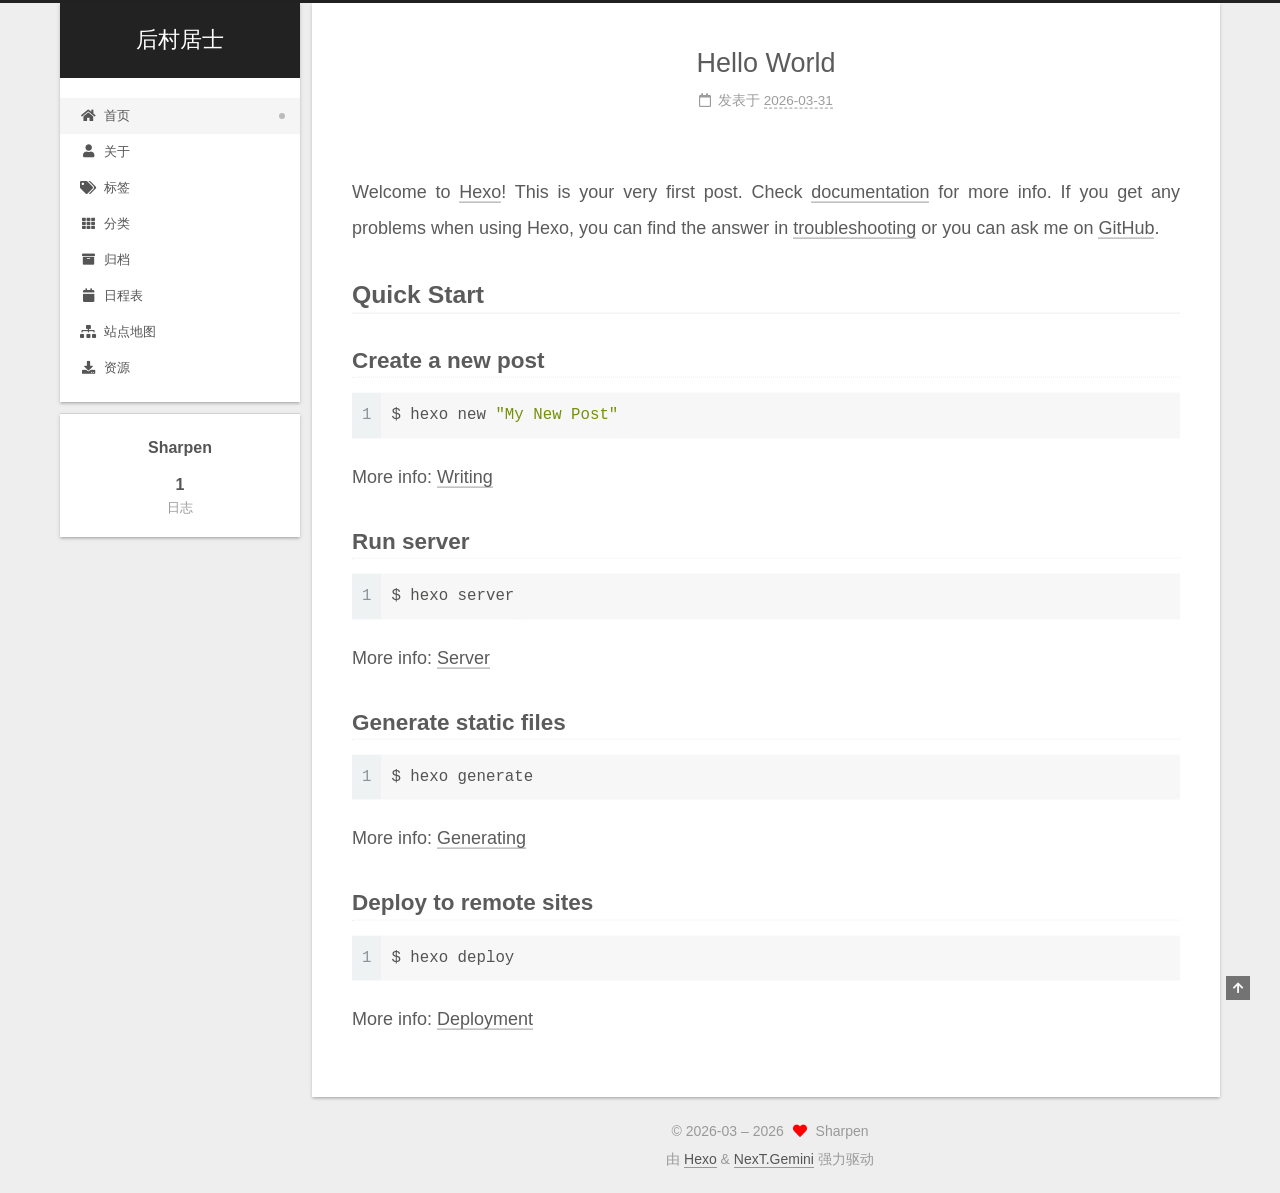
<file: index.html>
<!DOCTYPE html>
<html lang="zh-CN">
<head>
  <meta charset="UTF-8">
<meta name="viewport" content="width=device-width, initial-scale=1, maximum-scale=2">
<meta name="theme-color" content="#222">
<meta name="generator" content="Hexo 8.1.1">
  <link rel="apple-touch-icon" sizes="180x180" href="/images/apple-touch-icon-next.png">
  <link rel="icon" type="image/png" sizes="32x32" href="/images/favicon-32x32-next.png">
  <link rel="icon" type="image/png" sizes="16x16" href="/images/favicon-16x16-next.png">
  <link rel="mask-icon" href="/images/logo.svg" color="#222">

<link rel="stylesheet" href="/css/main.css">


<link rel="stylesheet" href="/lib/font-awesome/css/all.min.css">

<script id="hexo-configurations">
    var NexT = window.NexT || {};
    var CONFIG = {"hostname":"example.com","root":"/","scheme":"Gemini","version":"7.8.0","exturl":false,"sidebar":{"position":"left","display":"post","padding":18,"offset":12,"onmobile":false},"copycode":{"enable":false,"show_result":false,"style":null},"back2top":{"enable":true,"sidebar":false,"scrollpercent":false},"bookmark":{"enable":false,"color":"#222","save":"auto"},"fancybox":false,"mediumzoom":false,"lazyload":false,"pangu":false,"comments":{"style":"tabs","active":null,"storage":true,"lazyload":false,"nav":null},"algolia":{"hits":{"per_page":10},"labels":{"input_placeholder":"Search for Posts","hits_empty":"We didn't find any results for the search: ${query}","hits_stats":"${hits} results found in ${time} ms"}},"localsearch":{"enable":false,"trigger":"auto","top_n_per_article":1,"unescape":false,"preload":false},"motion":{"enable":true,"async":false,"transition":{"post_block":"fadeIn","post_header":"slideDownIn","post_body":"slideDownIn","coll_header":"slideLeftIn","sidebar":"slideUpIn"}}};
  </script>

  <meta property="og:type" content="website">
<meta property="og:title" content="后村居士">
<meta property="og:url" content="http://example.com/index.html">
<meta property="og:site_name" content="后村居士">
<meta property="og:locale" content="zh_CN">
<meta property="article:author" content="Sharpen">
<meta name="twitter:card" content="summary">

<link rel="canonical" href="http://example.com/">


<script id="page-configurations">
  // https://hexo.io/docs/variables.html
  CONFIG.page = {
    sidebar: "",
    isHome : true,
    isPost : false,
    lang   : 'zh-CN'
  };
</script>

  <title>后村居士</title>
  






  <noscript>
  <style>
  .use-motion .brand,
  .use-motion .menu-item,
  .sidebar-inner,
  .use-motion .post-block,
  .use-motion .pagination,
  .use-motion .comments,
  .use-motion .post-header,
  .use-motion .post-body,
  .use-motion .collection-header { opacity: initial; }

  .use-motion .site-title,
  .use-motion .site-subtitle {
    opacity: initial;
    top: initial;
  }

  .use-motion .logo-line-before i { left: initial; }
  .use-motion .logo-line-after i { right: initial; }
  </style>
</noscript>

</head>

<body itemscope itemtype="http://schema.org/WebPage">
  <div class="container use-motion">
    <div class="headband"></div>

    <header class="header" itemscope itemtype="http://schema.org/WPHeader">
      <div class="header-inner"><div class="site-brand-container">
  <div class="site-nav-toggle">
    <div class="toggle" aria-label="切换导航栏">
      <span class="toggle-line toggle-line-first"></span>
      <span class="toggle-line toggle-line-middle"></span>
      <span class="toggle-line toggle-line-last"></span>
    </div>
  </div>

  <div class="site-meta">

    <a href="/" class="brand" rel="start">
      <span class="logo-line-before"><i></i></span>
      <h1 class="site-title">后村居士</h1>
      <span class="logo-line-after"><i></i></span>
    </a>
  </div>

  <div class="site-nav-right">
    <div class="toggle popup-trigger">
    </div>
  </div>
</div>




<nav class="site-nav">
  <ul id="menu" class="main-menu menu">
        <li class="menu-item menu-item-home">

    <a href="/" rel="section"><i class="fa fa-home fa-fw"></i>首页</a>

  </li>
        <li class="menu-item menu-item-about">

    <a href="/about/" rel="section"><i class="fa fa-user fa-fw"></i>关于</a>

  </li>
        <li class="menu-item menu-item-tags">

    <a href="/tags/" rel="section"><i class="fa fa-tags fa-fw"></i>标签</a>

  </li>
        <li class="menu-item menu-item-categories">

    <a href="/categories/" rel="section"><i class="fa fa-th fa-fw"></i>分类</a>

  </li>
        <li class="menu-item menu-item-archives">

    <a href="/archives/" rel="section"><i class="fa fa-archive fa-fw"></i>归档</a>

  </li>
        <li class="menu-item menu-item-schedule">

    <a href="/schedule/" rel="section"><i class="fa fa-calendar fa-fw"></i>日程表</a>

  </li>
        <li class="menu-item menu-item-sitemap">

    <a href="/sitemap.xml" rel="section"><i class="fa fa-sitemap fa-fw"></i>站点地图</a>

  </li>
        <li class="menu-item menu-item-resources">

    <a href="/resources/" rel="section"><i class="fa fa-download fa-fw"></i>资源</a>

  </li>
  </ul>
</nav>




</div>
    </header>

    
  <div class="back-to-top">
    <i class="fa fa-arrow-up"></i>
    <span>0%</span>
  </div>


    <main class="main">
      <div class="main-inner">
        <div class="content-wrap">
          

          <div class="content index posts-expand">
            
      
  
  
  <article itemscope itemtype="http://schema.org/Article" class="post-block" lang="zh-CN">
    <link itemprop="mainEntityOfPage" href="http://example.com/2026/03/31/hello-world/">

    <span hidden itemprop="author" itemscope itemtype="http://schema.org/Person">
      <meta itemprop="image" content="/images/avatar.gif">
      <meta itemprop="name" content="Sharpen">
      <meta itemprop="description" content="">
    </span>

    <span hidden itemprop="publisher" itemscope itemtype="http://schema.org/Organization">
      <meta itemprop="name" content="后村居士">
    </span>
      <header class="post-header">
        <h2 class="post-title" itemprop="name headline">
          
            <a href="/2026/03/31/hello-world/" class="post-title-link" itemprop="url">Hello World</a>
        </h2>

        <div class="post-meta">
            <span class="post-meta-item">
              <span class="post-meta-item-icon">
                <i class="far fa-calendar"></i>
              </span>
              <span class="post-meta-item-text">发表于</span>

              <time title="创建时间：2026-03-31 01:18:13" itemprop="dateCreated datePublished" datetime="2026-03-31T01:18:13+08:00">2026-03-31</time>
            </span>

          

        </div>
      </header>

    
    
    
    <div class="post-body" itemprop="articleBody">

      
          <p>Welcome to <a target="_blank" rel="noopener" href="https://hexo.io/">Hexo</a>! This is your very first post. Check <a target="_blank" rel="noopener" href="https://hexo.io/docs/">documentation</a> for more info. If you get any problems when using Hexo, you can find the answer in <a target="_blank" rel="noopener" href="https://hexo.io/docs/troubleshooting.html">troubleshooting</a> or you can ask me on <a target="_blank" rel="noopener" href="https://github.com/hexojs/hexo/issues">GitHub</a>.</p>
<h2 id="Quick-Start"><a href="#Quick-Start" class="headerlink" title="Quick Start"></a>Quick Start</h2><h3 id="Create-a-new-post"><a href="#Create-a-new-post" class="headerlink" title="Create a new post"></a>Create a new post</h3><figure class="highlight bash"><table><tr><td class="gutter"><pre><span class="line">1</span><br></pre></td><td class="code"><pre><span class="line">$ hexo new <span class="string">&quot;My New Post&quot;</span></span><br></pre></td></tr></table></figure>

<p>More info: <a target="_blank" rel="noopener" href="https://hexo.io/docs/writing.html">Writing</a></p>
<h3 id="Run-server"><a href="#Run-server" class="headerlink" title="Run server"></a>Run server</h3><figure class="highlight bash"><table><tr><td class="gutter"><pre><span class="line">1</span><br></pre></td><td class="code"><pre><span class="line">$ hexo server</span><br></pre></td></tr></table></figure>

<p>More info: <a target="_blank" rel="noopener" href="https://hexo.io/docs/server.html">Server</a></p>
<h3 id="Generate-static-files"><a href="#Generate-static-files" class="headerlink" title="Generate static files"></a>Generate static files</h3><figure class="highlight bash"><table><tr><td class="gutter"><pre><span class="line">1</span><br></pre></td><td class="code"><pre><span class="line">$ hexo generate</span><br></pre></td></tr></table></figure>

<p>More info: <a target="_blank" rel="noopener" href="https://hexo.io/docs/generating.html">Generating</a></p>
<h3 id="Deploy-to-remote-sites"><a href="#Deploy-to-remote-sites" class="headerlink" title="Deploy to remote sites"></a>Deploy to remote sites</h3><figure class="highlight bash"><table><tr><td class="gutter"><pre><span class="line">1</span><br></pre></td><td class="code"><pre><span class="line">$ hexo deploy</span><br></pre></td></tr></table></figure>

<p>More info: <a target="_blank" rel="noopener" href="https://hexo.io/docs/one-command-deployment.html">Deployment</a></p>

      
    </div>

    
    
    
      <footer class="post-footer">
        <div class="post-eof"></div>
      </footer>
  </article>
  
  
  


  



          </div>
          

<script>
  window.addEventListener('tabs:register', () => {
    let { activeClass } = CONFIG.comments;
    if (CONFIG.comments.storage) {
      activeClass = localStorage.getItem('comments_active') || activeClass;
    }
    if (activeClass) {
      let activeTab = document.querySelector(`a[href="#comment-${activeClass}"]`);
      if (activeTab) {
        activeTab.click();
      }
    }
  });
  if (CONFIG.comments.storage) {
    window.addEventListener('tabs:click', event => {
      if (!event.target.matches('.tabs-comment .tab-content .tab-pane')) return;
      let commentClass = event.target.classList[1];
      localStorage.setItem('comments_active', commentClass);
    });
  }
</script>

        </div>
          
  
  <div class="toggle sidebar-toggle">
    <span class="toggle-line toggle-line-first"></span>
    <span class="toggle-line toggle-line-middle"></span>
    <span class="toggle-line toggle-line-last"></span>
  </div>

  <aside class="sidebar">
    <div class="sidebar-inner">

      <ul class="sidebar-nav motion-element">
        <li class="sidebar-nav-toc">
          文章目录
        </li>
        <li class="sidebar-nav-overview">
          站点概览
        </li>
      </ul>

      <!--noindex-->
      <div class="post-toc-wrap sidebar-panel">
      </div>
      <!--/noindex-->

      <div class="site-overview-wrap sidebar-panel">
        <div class="site-author motion-element" itemprop="author" itemscope itemtype="http://schema.org/Person">
  <p class="site-author-name" itemprop="name">Sharpen</p>
  <div class="site-description" itemprop="description"></div>
</div>
<div class="site-state-wrap motion-element">
  <nav class="site-state">
      <div class="site-state-item site-state-posts">
          <a href="/archives/">
        
          <span class="site-state-item-count">1</span>
          <span class="site-state-item-name">日志</span>
        </a>
      </div>
  </nav>
</div>



      </div>

    </div>
  </aside>
  <div id="sidebar-dimmer"></div>


      </div>
    </main>

    <footer class="footer">
      <div class="footer-inner">
        

        

<div class="copyright">
  
  &copy; 2026-03 – 
  <span itemprop="copyrightYear">2026</span>
  <span class="with-love">
    <i class="fa fa-heart"></i>
  </span>
  <span class="author" itemprop="copyrightHolder">Sharpen</span>
</div>
  <div class="powered-by">由 <a href="https://hexo.io/" class="theme-link" rel="noopener" target="_blank">Hexo</a> & <a href="https://theme-next.org/" class="theme-link" rel="noopener" target="_blank">NexT.Gemini</a> 强力驱动
  </div>

        








      </div>
    </footer>
  </div>

  
  <script src="/lib/anime.min.js"></script>
  <script src="/lib/velocity/velocity.min.js"></script>
  <script src="/lib/velocity/velocity.ui.min.js"></script>

<script src="/js/utils.js"></script>

<script src="/js/motion.js"></script>


<script src="/js/schemes/pisces.js"></script>


<script src="/js/next-boot.js"></script>




  















  

  

</body>
</html>
</file>
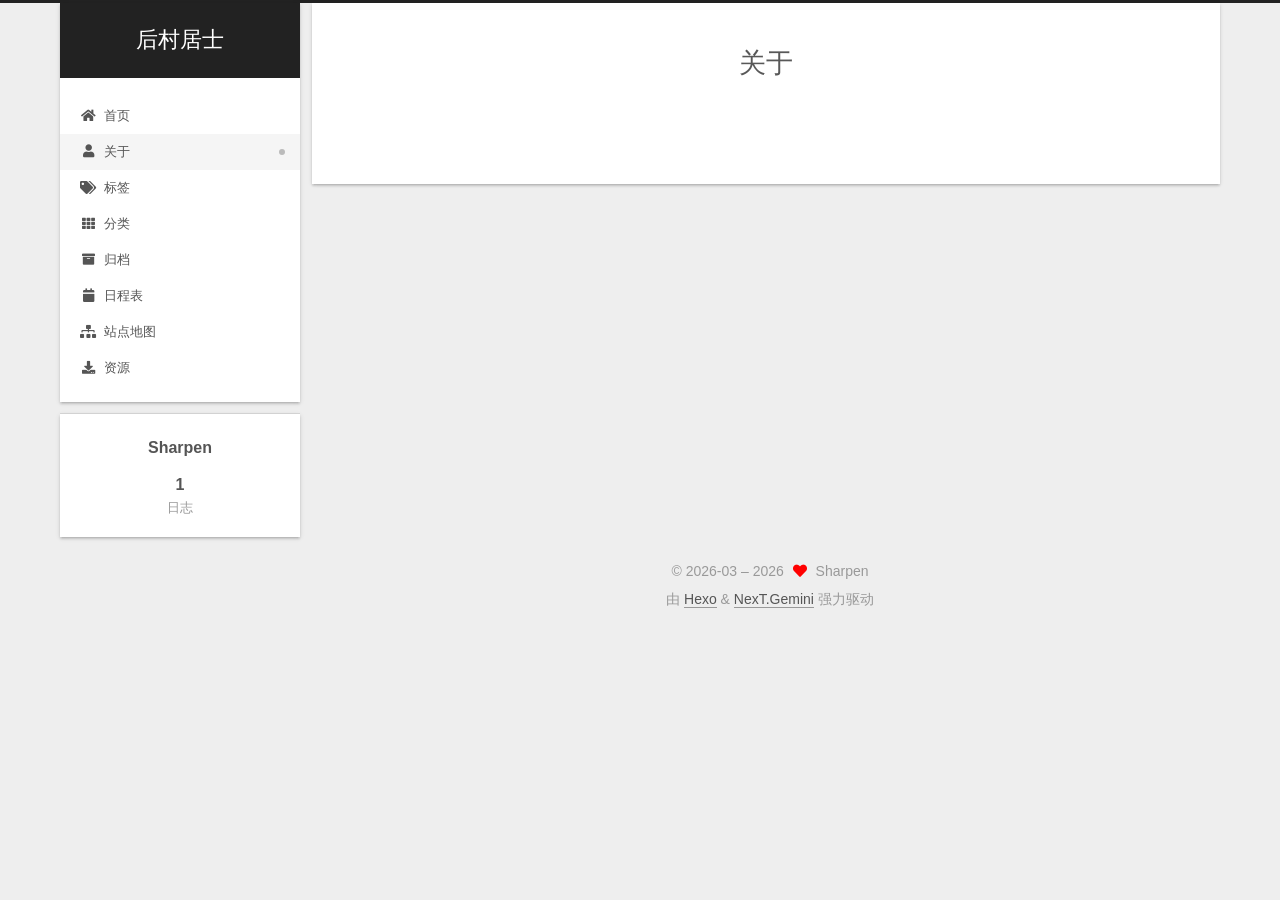
<file: about/index.html>
<!DOCTYPE html>
<html lang="zh-CN">
<head>
  <meta charset="UTF-8">
<meta name="viewport" content="width=device-width, initial-scale=1, maximum-scale=2">
<meta name="theme-color" content="#222">
<meta name="generator" content="Hexo 8.1.1">
  <link rel="apple-touch-icon" sizes="180x180" href="/images/apple-touch-icon-next.png">
  <link rel="icon" type="image/png" sizes="32x32" href="/images/favicon-32x32-next.png">
  <link rel="icon" type="image/png" sizes="16x16" href="/images/favicon-16x16-next.png">
  <link rel="mask-icon" href="/images/logo.svg" color="#222">

<link rel="stylesheet" href="/css/main.css">


<link rel="stylesheet" href="/lib/font-awesome/css/all.min.css">

<script id="hexo-configurations">
    var NexT = window.NexT || {};
    var CONFIG = {"hostname":"example.com","root":"/","scheme":"Gemini","version":"7.8.0","exturl":false,"sidebar":{"position":"left","display":"post","padding":18,"offset":12,"onmobile":false},"copycode":{"enable":false,"show_result":false,"style":null},"back2top":{"enable":true,"sidebar":false,"scrollpercent":false},"bookmark":{"enable":false,"color":"#222","save":"auto"},"fancybox":false,"mediumzoom":false,"lazyload":false,"pangu":false,"comments":{"style":"tabs","active":null,"storage":true,"lazyload":false,"nav":null},"algolia":{"hits":{"per_page":10},"labels":{"input_placeholder":"Search for Posts","hits_empty":"We didn't find any results for the search: ${query}","hits_stats":"${hits} results found in ${time} ms"}},"localsearch":{"enable":false,"trigger":"auto","top_n_per_article":1,"unescape":false,"preload":false},"motion":{"enable":true,"async":false,"transition":{"post_block":"fadeIn","post_header":"slideDownIn","post_body":"slideDownIn","coll_header":"slideLeftIn","sidebar":"slideUpIn"}}};
  </script>

  <meta property="og:type" content="website">
<meta property="og:title" content="关于">
<meta property="og:url" content="http://example.com/about/index.html">
<meta property="og:site_name" content="后村居士">
<meta property="og:locale" content="zh_CN">
<meta property="article:published_time" content="2026-03-31T15:09:33.000Z">
<meta property="article:modified_time" content="2026-03-31T15:12:11.441Z">
<meta property="article:author" content="Sharpen">
<meta name="twitter:card" content="summary">

<link rel="canonical" href="http://example.com/about/">


<script id="page-configurations">
  // https://hexo.io/docs/variables.html
  CONFIG.page = {
    sidebar: "",
    isHome : false,
    isPost : false,
    lang   : 'zh-CN'
  };
</script>

  <title>关于 | 后村居士
</title>
  






  <noscript>
  <style>
  .use-motion .brand,
  .use-motion .menu-item,
  .sidebar-inner,
  .use-motion .post-block,
  .use-motion .pagination,
  .use-motion .comments,
  .use-motion .post-header,
  .use-motion .post-body,
  .use-motion .collection-header { opacity: initial; }

  .use-motion .site-title,
  .use-motion .site-subtitle {
    opacity: initial;
    top: initial;
  }

  .use-motion .logo-line-before i { left: initial; }
  .use-motion .logo-line-after i { right: initial; }
  </style>
</noscript>

</head>

<body itemscope itemtype="http://schema.org/WebPage">
  <div class="container use-motion">
    <div class="headband"></div>

    <header class="header" itemscope itemtype="http://schema.org/WPHeader">
      <div class="header-inner"><div class="site-brand-container">
  <div class="site-nav-toggle">
    <div class="toggle" aria-label="切换导航栏">
      <span class="toggle-line toggle-line-first"></span>
      <span class="toggle-line toggle-line-middle"></span>
      <span class="toggle-line toggle-line-last"></span>
    </div>
  </div>

  <div class="site-meta">

    <a href="/" class="brand" rel="start">
      <span class="logo-line-before"><i></i></span>
      <h1 class="site-title">后村居士</h1>
      <span class="logo-line-after"><i></i></span>
    </a>
  </div>

  <div class="site-nav-right">
    <div class="toggle popup-trigger">
    </div>
  </div>
</div>




<nav class="site-nav">
  <ul id="menu" class="main-menu menu">
        <li class="menu-item menu-item-home">

    <a href="/" rel="section"><i class="fa fa-home fa-fw"></i>首页</a>

  </li>
        <li class="menu-item menu-item-about">

    <a href="/about/" rel="section"><i class="fa fa-user fa-fw"></i>关于</a>

  </li>
        <li class="menu-item menu-item-tags">

    <a href="/tags/" rel="section"><i class="fa fa-tags fa-fw"></i>标签</a>

  </li>
        <li class="menu-item menu-item-categories">

    <a href="/categories/" rel="section"><i class="fa fa-th fa-fw"></i>分类</a>

  </li>
        <li class="menu-item menu-item-archives">

    <a href="/archives/" rel="section"><i class="fa fa-archive fa-fw"></i>归档</a>

  </li>
        <li class="menu-item menu-item-schedule">

    <a href="/schedule/" rel="section"><i class="fa fa-calendar fa-fw"></i>日程表</a>

  </li>
        <li class="menu-item menu-item-sitemap">

    <a href="/sitemap.xml" rel="section"><i class="fa fa-sitemap fa-fw"></i>站点地图</a>

  </li>
        <li class="menu-item menu-item-resources">

    <a href="/resources/" rel="section"><i class="fa fa-download fa-fw"></i>资源</a>

  </li>
  </ul>
</nav>




</div>
    </header>

    
  <div class="back-to-top">
    <i class="fa fa-arrow-up"></i>
    <span>0%</span>
  </div>


    <main class="main">
      <div class="main-inner">
        <div class="content-wrap">
          
  
  

          <div class="content page posts-expand">
            

    
    
    
    <div class="post-block" lang="zh-CN">
      <header class="post-header">

<h1 class="post-title" itemprop="name headline">关于
</h1>

<div class="post-meta">
  

</div>

</header>

      
      
      
      <div class="post-body">
          
      </div>
      
      
      
    </div>
    

    
    
    


          </div>
          

<script>
  window.addEventListener('tabs:register', () => {
    let { activeClass } = CONFIG.comments;
    if (CONFIG.comments.storage) {
      activeClass = localStorage.getItem('comments_active') || activeClass;
    }
    if (activeClass) {
      let activeTab = document.querySelector(`a[href="#comment-${activeClass}"]`);
      if (activeTab) {
        activeTab.click();
      }
    }
  });
  if (CONFIG.comments.storage) {
    window.addEventListener('tabs:click', event => {
      if (!event.target.matches('.tabs-comment .tab-content .tab-pane')) return;
      let commentClass = event.target.classList[1];
      localStorage.setItem('comments_active', commentClass);
    });
  }
</script>

        </div>
          
  
  <div class="toggle sidebar-toggle">
    <span class="toggle-line toggle-line-first"></span>
    <span class="toggle-line toggle-line-middle"></span>
    <span class="toggle-line toggle-line-last"></span>
  </div>

  <aside class="sidebar">
    <div class="sidebar-inner">

      <ul class="sidebar-nav motion-element">
        <li class="sidebar-nav-toc">
          文章目录
        </li>
        <li class="sidebar-nav-overview">
          站点概览
        </li>
      </ul>

      <!--noindex-->
      <div class="post-toc-wrap sidebar-panel">
      </div>
      <!--/noindex-->

      <div class="site-overview-wrap sidebar-panel">
        <div class="site-author motion-element" itemprop="author" itemscope itemtype="http://schema.org/Person">
  <p class="site-author-name" itemprop="name">Sharpen</p>
  <div class="site-description" itemprop="description"></div>
</div>
<div class="site-state-wrap motion-element">
  <nav class="site-state">
      <div class="site-state-item site-state-posts">
          <a href="/archives/">
        
          <span class="site-state-item-count">1</span>
          <span class="site-state-item-name">日志</span>
        </a>
      </div>
  </nav>
</div>



      </div>

    </div>
  </aside>
  <div id="sidebar-dimmer"></div>


      </div>
    </main>

    <footer class="footer">
      <div class="footer-inner">
        

        

<div class="copyright">
  
  &copy; 2026-03 – 
  <span itemprop="copyrightYear">2026</span>
  <span class="with-love">
    <i class="fa fa-heart"></i>
  </span>
  <span class="author" itemprop="copyrightHolder">Sharpen</span>
</div>
  <div class="powered-by">由 <a href="https://hexo.io/" class="theme-link" rel="noopener" target="_blank">Hexo</a> & <a href="https://theme-next.org/" class="theme-link" rel="noopener" target="_blank">NexT.Gemini</a> 强力驱动
  </div>

        








      </div>
    </footer>
  </div>

  
  <script src="/lib/anime.min.js"></script>
  <script src="/lib/velocity/velocity.min.js"></script>
  <script src="/lib/velocity/velocity.ui.min.js"></script>

<script src="/js/utils.js"></script>

<script src="/js/motion.js"></script>


<script src="/js/schemes/pisces.js"></script>


<script src="/js/next-boot.js"></script>




  















  

  

</body>
</html>
</file>
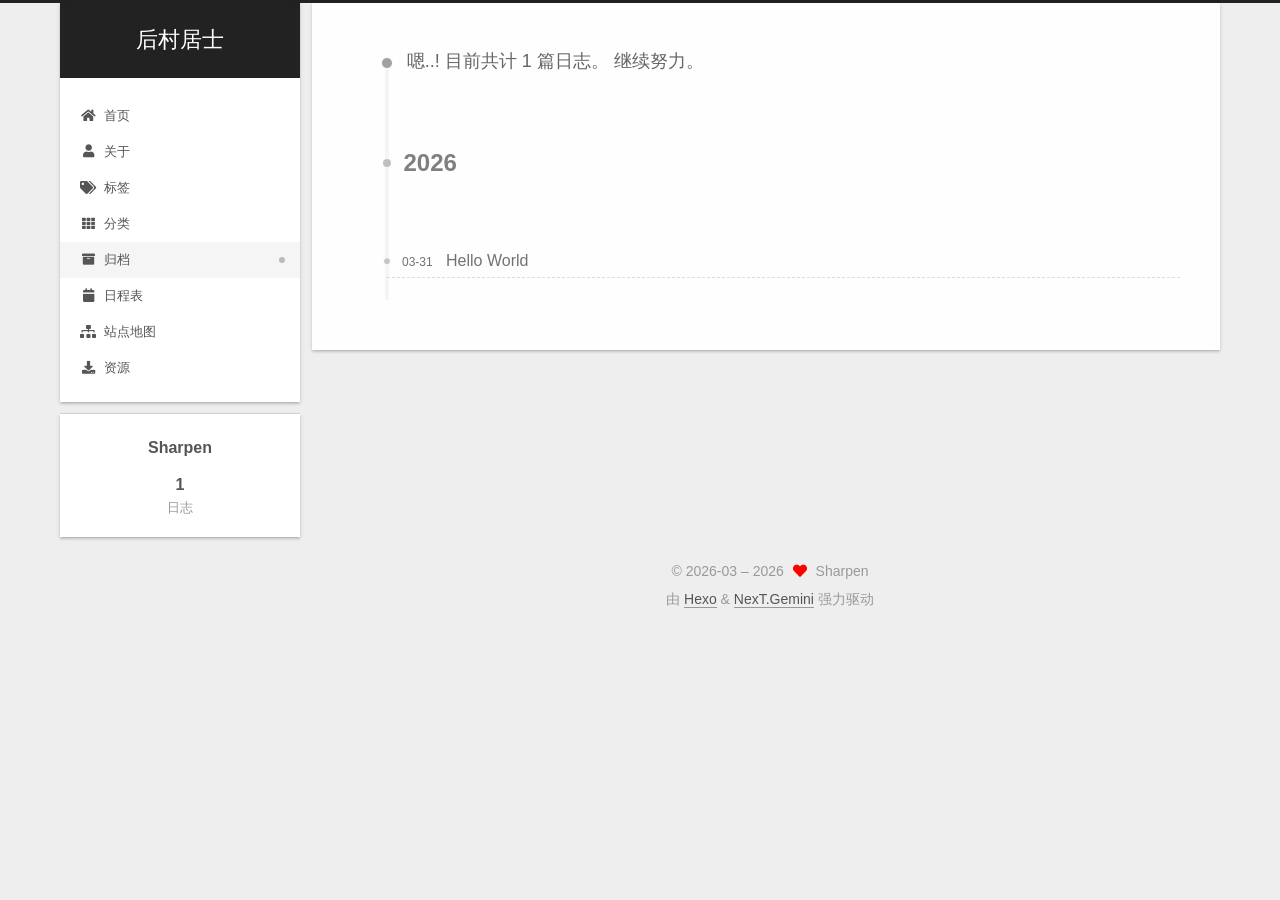
<file: archives/index.html>
<!DOCTYPE html>
<html lang="zh-CN">
<head>
  <meta charset="UTF-8">
<meta name="viewport" content="width=device-width, initial-scale=1, maximum-scale=2">
<meta name="theme-color" content="#222">
<meta name="generator" content="Hexo 8.1.1">
  <link rel="apple-touch-icon" sizes="180x180" href="/images/apple-touch-icon-next.png">
  <link rel="icon" type="image/png" sizes="32x32" href="/images/favicon-32x32-next.png">
  <link rel="icon" type="image/png" sizes="16x16" href="/images/favicon-16x16-next.png">
  <link rel="mask-icon" href="/images/logo.svg" color="#222">

<link rel="stylesheet" href="/css/main.css">


<link rel="stylesheet" href="/lib/font-awesome/css/all.min.css">

<script id="hexo-configurations">
    var NexT = window.NexT || {};
    var CONFIG = {"hostname":"example.com","root":"/","scheme":"Gemini","version":"7.8.0","exturl":false,"sidebar":{"position":"left","display":"post","padding":18,"offset":12,"onmobile":false},"copycode":{"enable":false,"show_result":false,"style":null},"back2top":{"enable":true,"sidebar":false,"scrollpercent":false},"bookmark":{"enable":false,"color":"#222","save":"auto"},"fancybox":false,"mediumzoom":false,"lazyload":false,"pangu":false,"comments":{"style":"tabs","active":null,"storage":true,"lazyload":false,"nav":null},"algolia":{"hits":{"per_page":10},"labels":{"input_placeholder":"Search for Posts","hits_empty":"We didn't find any results for the search: ${query}","hits_stats":"${hits} results found in ${time} ms"}},"localsearch":{"enable":false,"trigger":"auto","top_n_per_article":1,"unescape":false,"preload":false},"motion":{"enable":true,"async":false,"transition":{"post_block":"fadeIn","post_header":"slideDownIn","post_body":"slideDownIn","coll_header":"slideLeftIn","sidebar":"slideUpIn"}}};
  </script>

  <meta property="og:type" content="website">
<meta property="og:title" content="后村居士">
<meta property="og:url" content="http://example.com/archives/index.html">
<meta property="og:site_name" content="后村居士">
<meta property="og:locale" content="zh_CN">
<meta property="article:author" content="Sharpen">
<meta name="twitter:card" content="summary">

<link rel="canonical" href="http://example.com/archives/">


<script id="page-configurations">
  // https://hexo.io/docs/variables.html
  CONFIG.page = {
    sidebar: "",
    isHome : false,
    isPost : false,
    lang   : 'zh-CN'
  };
</script>

  <title>归档 | 后村居士</title>
  






  <noscript>
  <style>
  .use-motion .brand,
  .use-motion .menu-item,
  .sidebar-inner,
  .use-motion .post-block,
  .use-motion .pagination,
  .use-motion .comments,
  .use-motion .post-header,
  .use-motion .post-body,
  .use-motion .collection-header { opacity: initial; }

  .use-motion .site-title,
  .use-motion .site-subtitle {
    opacity: initial;
    top: initial;
  }

  .use-motion .logo-line-before i { left: initial; }
  .use-motion .logo-line-after i { right: initial; }
  </style>
</noscript>

</head>

<body itemscope itemtype="http://schema.org/WebPage">
  <div class="container use-motion">
    <div class="headband"></div>

    <header class="header" itemscope itemtype="http://schema.org/WPHeader">
      <div class="header-inner"><div class="site-brand-container">
  <div class="site-nav-toggle">
    <div class="toggle" aria-label="切换导航栏">
      <span class="toggle-line toggle-line-first"></span>
      <span class="toggle-line toggle-line-middle"></span>
      <span class="toggle-line toggle-line-last"></span>
    </div>
  </div>

  <div class="site-meta">

    <a href="/" class="brand" rel="start">
      <span class="logo-line-before"><i></i></span>
      <h1 class="site-title">后村居士</h1>
      <span class="logo-line-after"><i></i></span>
    </a>
  </div>

  <div class="site-nav-right">
    <div class="toggle popup-trigger">
    </div>
  </div>
</div>




<nav class="site-nav">
  <ul id="menu" class="main-menu menu">
        <li class="menu-item menu-item-home">

    <a href="/" rel="section"><i class="fa fa-home fa-fw"></i>首页</a>

  </li>
        <li class="menu-item menu-item-about">

    <a href="/about/" rel="section"><i class="fa fa-user fa-fw"></i>关于</a>

  </li>
        <li class="menu-item menu-item-tags">

    <a href="/tags/" rel="section"><i class="fa fa-tags fa-fw"></i>标签</a>

  </li>
        <li class="menu-item menu-item-categories">

    <a href="/categories/" rel="section"><i class="fa fa-th fa-fw"></i>分类</a>

  </li>
        <li class="menu-item menu-item-archives">

    <a href="/archives/" rel="section"><i class="fa fa-archive fa-fw"></i>归档</a>

  </li>
        <li class="menu-item menu-item-schedule">

    <a href="/schedule/" rel="section"><i class="fa fa-calendar fa-fw"></i>日程表</a>

  </li>
        <li class="menu-item menu-item-sitemap">

    <a href="/sitemap.xml" rel="section"><i class="fa fa-sitemap fa-fw"></i>站点地图</a>

  </li>
        <li class="menu-item menu-item-resources">

    <a href="/resources/" rel="section"><i class="fa fa-download fa-fw"></i>资源</a>

  </li>
  </ul>
</nav>




</div>
    </header>

    
  <div class="back-to-top">
    <i class="fa fa-arrow-up"></i>
    <span>0%</span>
  </div>


    <main class="main">
      <div class="main-inner">
        <div class="content-wrap">
          

          <div class="content archive">
            

  
  
  
  <div class="post-block">
    <div class="posts-collapse">
      <div class="collection-title">
        <span class="collection-header">嗯..! 目前共计 1 篇日志。 继续努力。</span>
      </div>

      
    <div class="collection-year">
      <span class="collection-header">2026</span>
    </div>

  <article itemscope itemtype="http://schema.org/Article">
    <header class="post-header">

      <div class="post-meta">
        <time itemprop="dateCreated"
              datetime="2026-03-31T01:18:13+08:00"
              content="2026-03-31">
          03-31
        </time>
      </div>

      <div class="post-title">
          <a class="post-title-link" href="/2026/03/31/hello-world/" itemprop="url">
            <span itemprop="name">Hello World</span>
          </a>
      </div>

    </header>
  </article>


    </div>
  </div>
  
  
  

  



          </div>
          

<script>
  window.addEventListener('tabs:register', () => {
    let { activeClass } = CONFIG.comments;
    if (CONFIG.comments.storage) {
      activeClass = localStorage.getItem('comments_active') || activeClass;
    }
    if (activeClass) {
      let activeTab = document.querySelector(`a[href="#comment-${activeClass}"]`);
      if (activeTab) {
        activeTab.click();
      }
    }
  });
  if (CONFIG.comments.storage) {
    window.addEventListener('tabs:click', event => {
      if (!event.target.matches('.tabs-comment .tab-content .tab-pane')) return;
      let commentClass = event.target.classList[1];
      localStorage.setItem('comments_active', commentClass);
    });
  }
</script>

        </div>
          
  
  <div class="toggle sidebar-toggle">
    <span class="toggle-line toggle-line-first"></span>
    <span class="toggle-line toggle-line-middle"></span>
    <span class="toggle-line toggle-line-last"></span>
  </div>

  <aside class="sidebar">
    <div class="sidebar-inner">

      <ul class="sidebar-nav motion-element">
        <li class="sidebar-nav-toc">
          文章目录
        </li>
        <li class="sidebar-nav-overview">
          站点概览
        </li>
      </ul>

      <!--noindex-->
      <div class="post-toc-wrap sidebar-panel">
      </div>
      <!--/noindex-->

      <div class="site-overview-wrap sidebar-panel">
        <div class="site-author motion-element" itemprop="author" itemscope itemtype="http://schema.org/Person">
  <p class="site-author-name" itemprop="name">Sharpen</p>
  <div class="site-description" itemprop="description"></div>
</div>
<div class="site-state-wrap motion-element">
  <nav class="site-state">
      <div class="site-state-item site-state-posts">
          <a href="/archives/">
        
          <span class="site-state-item-count">1</span>
          <span class="site-state-item-name">日志</span>
        </a>
      </div>
  </nav>
</div>



      </div>

    </div>
  </aside>
  <div id="sidebar-dimmer"></div>


      </div>
    </main>

    <footer class="footer">
      <div class="footer-inner">
        

        

<div class="copyright">
  
  &copy; 2026-03 – 
  <span itemprop="copyrightYear">2026</span>
  <span class="with-love">
    <i class="fa fa-heart"></i>
  </span>
  <span class="author" itemprop="copyrightHolder">Sharpen</span>
</div>
  <div class="powered-by">由 <a href="https://hexo.io/" class="theme-link" rel="noopener" target="_blank">Hexo</a> & <a href="https://theme-next.org/" class="theme-link" rel="noopener" target="_blank">NexT.Gemini</a> 强力驱动
  </div>

        








      </div>
    </footer>
  </div>

  
  <script src="/lib/anime.min.js"></script>
  <script src="/lib/velocity/velocity.min.js"></script>
  <script src="/lib/velocity/velocity.ui.min.js"></script>

<script src="/js/utils.js"></script>

<script src="/js/motion.js"></script>


<script src="/js/schemes/pisces.js"></script>


<script src="/js/next-boot.js"></script>




  















  

  

</body>
</html>
</file>
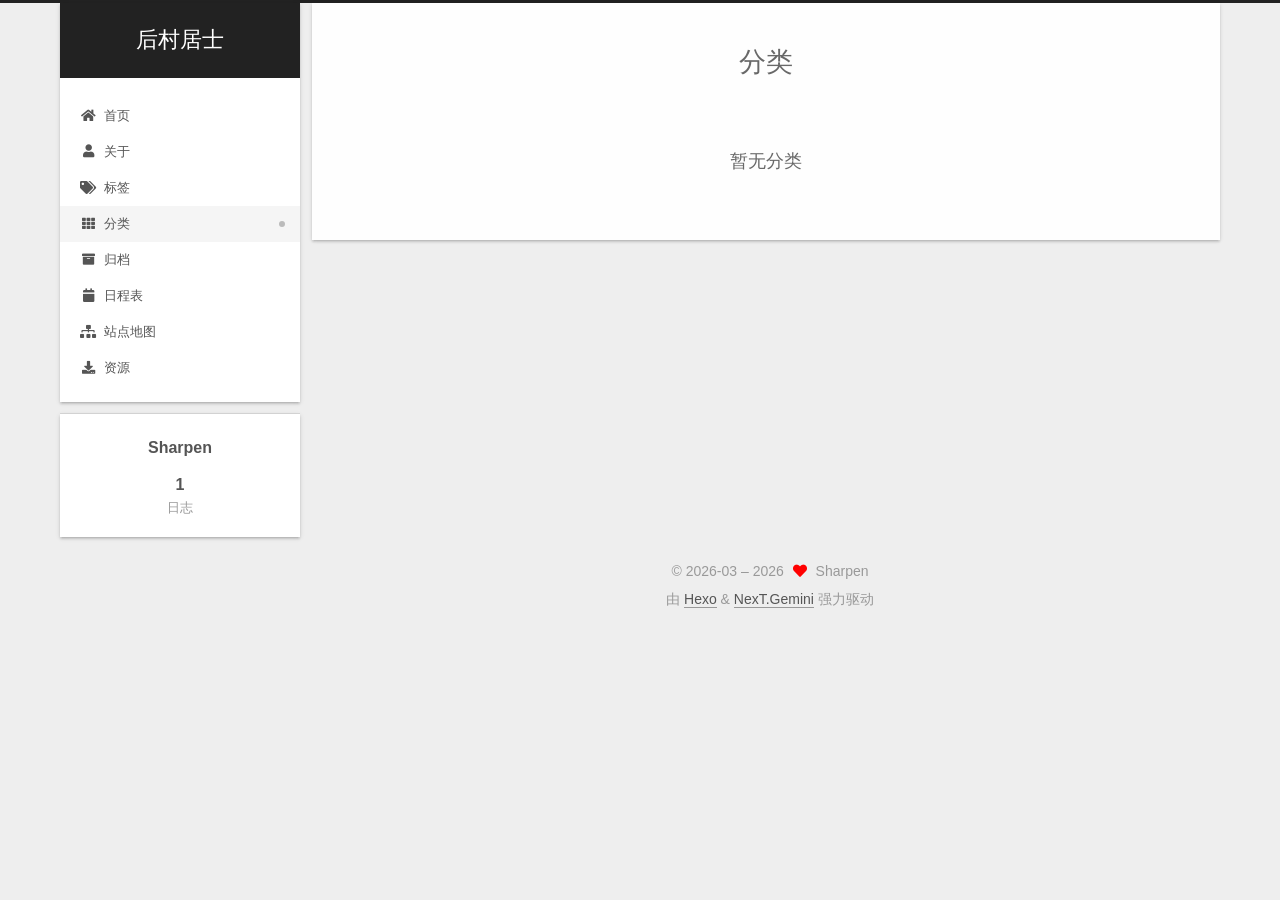
<file: categories/index.html>
<!DOCTYPE html>
<html lang="zh-CN">
<head>
  <meta charset="UTF-8">
<meta name="viewport" content="width=device-width, initial-scale=1, maximum-scale=2">
<meta name="theme-color" content="#222">
<meta name="generator" content="Hexo 8.1.1">
  <link rel="apple-touch-icon" sizes="180x180" href="/images/apple-touch-icon-next.png">
  <link rel="icon" type="image/png" sizes="32x32" href="/images/favicon-32x32-next.png">
  <link rel="icon" type="image/png" sizes="16x16" href="/images/favicon-16x16-next.png">
  <link rel="mask-icon" href="/images/logo.svg" color="#222">

<link rel="stylesheet" href="/css/main.css">


<link rel="stylesheet" href="/lib/font-awesome/css/all.min.css">

<script id="hexo-configurations">
    var NexT = window.NexT || {};
    var CONFIG = {"hostname":"example.com","root":"/","scheme":"Gemini","version":"7.8.0","exturl":false,"sidebar":{"position":"left","display":"post","padding":18,"offset":12,"onmobile":false},"copycode":{"enable":false,"show_result":false,"style":null},"back2top":{"enable":true,"sidebar":false,"scrollpercent":false},"bookmark":{"enable":false,"color":"#222","save":"auto"},"fancybox":false,"mediumzoom":false,"lazyload":false,"pangu":false,"comments":{"style":"tabs","active":null,"storage":true,"lazyload":false,"nav":null},"algolia":{"hits":{"per_page":10},"labels":{"input_placeholder":"Search for Posts","hits_empty":"We didn't find any results for the search: ${query}","hits_stats":"${hits} results found in ${time} ms"}},"localsearch":{"enable":false,"trigger":"auto","top_n_per_article":1,"unescape":false,"preload":false},"motion":{"enable":true,"async":false,"transition":{"post_block":"fadeIn","post_header":"slideDownIn","post_body":"slideDownIn","coll_header":"slideLeftIn","sidebar":"slideUpIn"}}};
  </script>

  <meta property="og:type" content="website">
<meta property="og:title" content="分类">
<meta property="og:url" content="http://example.com/categories/index.html">
<meta property="og:site_name" content="后村居士">
<meta property="og:locale" content="zh_CN">
<meta property="article:published_time" content="2026-03-31T15:09:11.000Z">
<meta property="article:modified_time" content="2026-03-31T15:10:46.499Z">
<meta property="article:author" content="Sharpen">
<meta name="twitter:card" content="summary">

<link rel="canonical" href="http://example.com/categories/">


<script id="page-configurations">
  // https://hexo.io/docs/variables.html
  CONFIG.page = {
    sidebar: "",
    isHome : false,
    isPost : false,
    lang   : 'zh-CN'
  };
</script>

  <title>分类 | 后村居士
</title>
  






  <noscript>
  <style>
  .use-motion .brand,
  .use-motion .menu-item,
  .sidebar-inner,
  .use-motion .post-block,
  .use-motion .pagination,
  .use-motion .comments,
  .use-motion .post-header,
  .use-motion .post-body,
  .use-motion .collection-header { opacity: initial; }

  .use-motion .site-title,
  .use-motion .site-subtitle {
    opacity: initial;
    top: initial;
  }

  .use-motion .logo-line-before i { left: initial; }
  .use-motion .logo-line-after i { right: initial; }
  </style>
</noscript>

</head>

<body itemscope itemtype="http://schema.org/WebPage">
  <div class="container use-motion">
    <div class="headband"></div>

    <header class="header" itemscope itemtype="http://schema.org/WPHeader">
      <div class="header-inner"><div class="site-brand-container">
  <div class="site-nav-toggle">
    <div class="toggle" aria-label="切换导航栏">
      <span class="toggle-line toggle-line-first"></span>
      <span class="toggle-line toggle-line-middle"></span>
      <span class="toggle-line toggle-line-last"></span>
    </div>
  </div>

  <div class="site-meta">

    <a href="/" class="brand" rel="start">
      <span class="logo-line-before"><i></i></span>
      <h1 class="site-title">后村居士</h1>
      <span class="logo-line-after"><i></i></span>
    </a>
  </div>

  <div class="site-nav-right">
    <div class="toggle popup-trigger">
    </div>
  </div>
</div>




<nav class="site-nav">
  <ul id="menu" class="main-menu menu">
        <li class="menu-item menu-item-home">

    <a href="/" rel="section"><i class="fa fa-home fa-fw"></i>首页</a>

  </li>
        <li class="menu-item menu-item-about">

    <a href="/about/" rel="section"><i class="fa fa-user fa-fw"></i>关于</a>

  </li>
        <li class="menu-item menu-item-tags">

    <a href="/tags/" rel="section"><i class="fa fa-tags fa-fw"></i>标签</a>

  </li>
        <li class="menu-item menu-item-categories">

    <a href="/categories/" rel="section"><i class="fa fa-th fa-fw"></i>分类</a>

  </li>
        <li class="menu-item menu-item-archives">

    <a href="/archives/" rel="section"><i class="fa fa-archive fa-fw"></i>归档</a>

  </li>
        <li class="menu-item menu-item-schedule">

    <a href="/schedule/" rel="section"><i class="fa fa-calendar fa-fw"></i>日程表</a>

  </li>
        <li class="menu-item menu-item-sitemap">

    <a href="/sitemap.xml" rel="section"><i class="fa fa-sitemap fa-fw"></i>站点地图</a>

  </li>
        <li class="menu-item menu-item-resources">

    <a href="/resources/" rel="section"><i class="fa fa-download fa-fw"></i>资源</a>

  </li>
  </ul>
</nav>




</div>
    </header>

    
  <div class="back-to-top">
    <i class="fa fa-arrow-up"></i>
    <span>0%</span>
  </div>


    <main class="main">
      <div class="main-inner">
        <div class="content-wrap">
          
  
  

          <div class="content page posts-expand">
            

    
    
    
    <div class="post-block" lang="zh-CN">
      <header class="post-header">

<h1 class="post-title" itemprop="name headline">分类
</h1>

<div class="post-meta">
  

</div>

</header>

      
      
      
      <div class="post-body">
          <div class="category-all-page">
            <div class="category-all-title">
              暂无分类
            </div>
            <div class="category-all">
              
            </div>
          </div>
        
      </div>
      
      
      
    </div>
    

    
    
    


          </div>
          

<script>
  window.addEventListener('tabs:register', () => {
    let { activeClass } = CONFIG.comments;
    if (CONFIG.comments.storage) {
      activeClass = localStorage.getItem('comments_active') || activeClass;
    }
    if (activeClass) {
      let activeTab = document.querySelector(`a[href="#comment-${activeClass}"]`);
      if (activeTab) {
        activeTab.click();
      }
    }
  });
  if (CONFIG.comments.storage) {
    window.addEventListener('tabs:click', event => {
      if (!event.target.matches('.tabs-comment .tab-content .tab-pane')) return;
      let commentClass = event.target.classList[1];
      localStorage.setItem('comments_active', commentClass);
    });
  }
</script>

        </div>
          
  
  <div class="toggle sidebar-toggle">
    <span class="toggle-line toggle-line-first"></span>
    <span class="toggle-line toggle-line-middle"></span>
    <span class="toggle-line toggle-line-last"></span>
  </div>

  <aside class="sidebar">
    <div class="sidebar-inner">

      <ul class="sidebar-nav motion-element">
        <li class="sidebar-nav-toc">
          文章目录
        </li>
        <li class="sidebar-nav-overview">
          站点概览
        </li>
      </ul>

      <!--noindex-->
      <div class="post-toc-wrap sidebar-panel">
      </div>
      <!--/noindex-->

      <div class="site-overview-wrap sidebar-panel">
        <div class="site-author motion-element" itemprop="author" itemscope itemtype="http://schema.org/Person">
  <p class="site-author-name" itemprop="name">Sharpen</p>
  <div class="site-description" itemprop="description"></div>
</div>
<div class="site-state-wrap motion-element">
  <nav class="site-state">
      <div class="site-state-item site-state-posts">
          <a href="/archives/">
        
          <span class="site-state-item-count">1</span>
          <span class="site-state-item-name">日志</span>
        </a>
      </div>
  </nav>
</div>



      </div>

    </div>
  </aside>
  <div id="sidebar-dimmer"></div>


      </div>
    </main>

    <footer class="footer">
      <div class="footer-inner">
        

        

<div class="copyright">
  
  &copy; 2026-03 – 
  <span itemprop="copyrightYear">2026</span>
  <span class="with-love">
    <i class="fa fa-heart"></i>
  </span>
  <span class="author" itemprop="copyrightHolder">Sharpen</span>
</div>
  <div class="powered-by">由 <a href="https://hexo.io/" class="theme-link" rel="noopener" target="_blank">Hexo</a> & <a href="https://theme-next.org/" class="theme-link" rel="noopener" target="_blank">NexT.Gemini</a> 强力驱动
  </div>

        








      </div>
    </footer>
  </div>

  
  <script src="/lib/anime.min.js"></script>
  <script src="/lib/velocity/velocity.min.js"></script>
  <script src="/lib/velocity/velocity.ui.min.js"></script>

<script src="/js/utils.js"></script>

<script src="/js/motion.js"></script>


<script src="/js/schemes/pisces.js"></script>


<script src="/js/next-boot.js"></script>




  















  

  

</body>
</html>
</file>
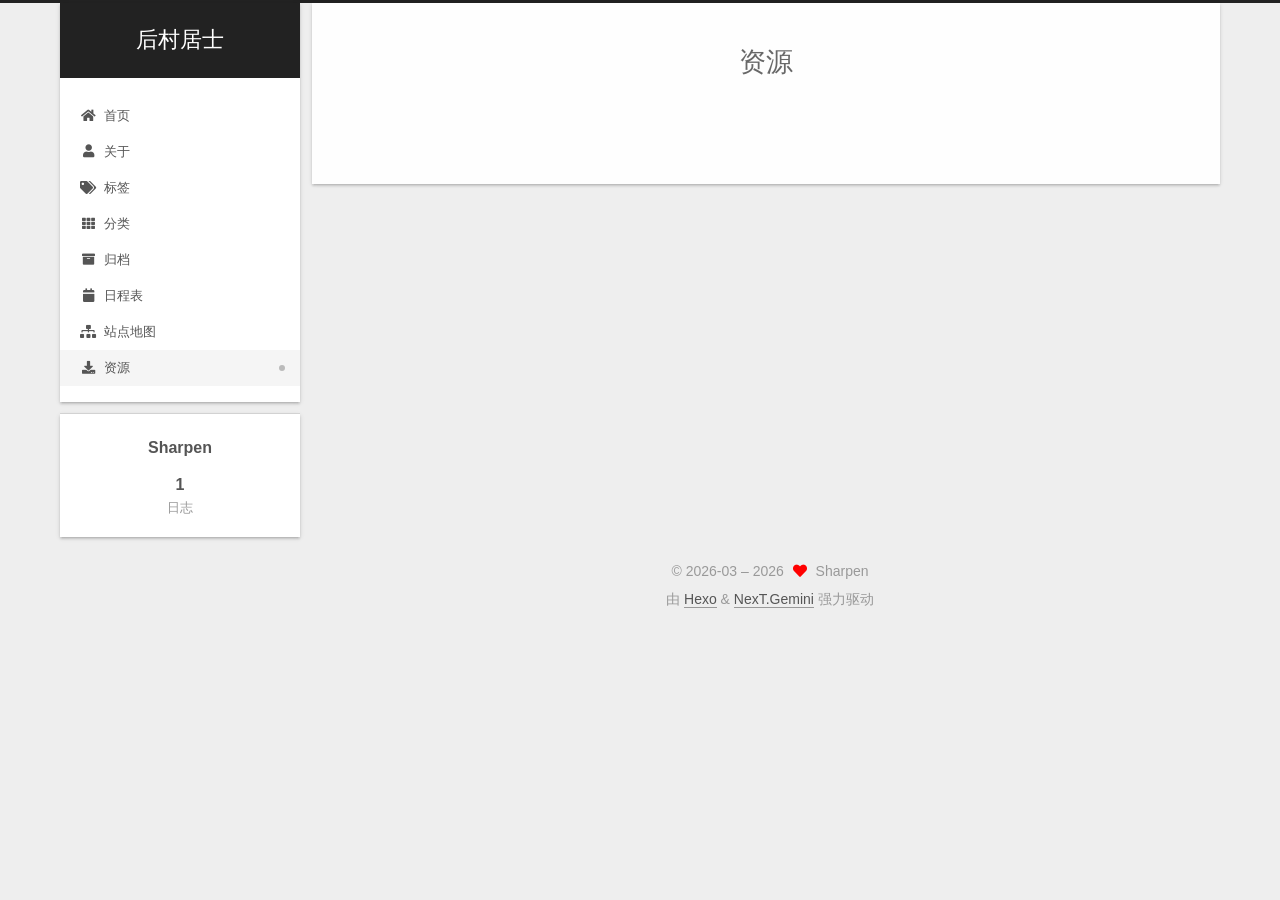
<file: resources/index.html>
<!DOCTYPE html>
<html lang="zh-CN">
<head>
  <meta charset="UTF-8">
<meta name="viewport" content="width=device-width, initial-scale=1, maximum-scale=2">
<meta name="theme-color" content="#222">
<meta name="generator" content="Hexo 8.1.1">
  <link rel="apple-touch-icon" sizes="180x180" href="/images/apple-touch-icon-next.png">
  <link rel="icon" type="image/png" sizes="32x32" href="/images/favicon-32x32-next.png">
  <link rel="icon" type="image/png" sizes="16x16" href="/images/favicon-16x16-next.png">
  <link rel="mask-icon" href="/images/logo.svg" color="#222">

<link rel="stylesheet" href="/css/main.css">


<link rel="stylesheet" href="/lib/font-awesome/css/all.min.css">

<script id="hexo-configurations">
    var NexT = window.NexT || {};
    var CONFIG = {"hostname":"example.com","root":"/","scheme":"Gemini","version":"7.8.0","exturl":false,"sidebar":{"position":"left","display":"post","padding":18,"offset":12,"onmobile":false},"copycode":{"enable":false,"show_result":false,"style":null},"back2top":{"enable":true,"sidebar":false,"scrollpercent":false},"bookmark":{"enable":false,"color":"#222","save":"auto"},"fancybox":false,"mediumzoom":false,"lazyload":false,"pangu":false,"comments":{"style":"tabs","active":null,"storage":true,"lazyload":false,"nav":null},"algolia":{"hits":{"per_page":10},"labels":{"input_placeholder":"Search for Posts","hits_empty":"We didn't find any results for the search: ${query}","hits_stats":"${hits} results found in ${time} ms"}},"localsearch":{"enable":false,"trigger":"auto","top_n_per_article":1,"unescape":false,"preload":false},"motion":{"enable":true,"async":false,"transition":{"post_block":"fadeIn","post_header":"slideDownIn","post_body":"slideDownIn","coll_header":"slideLeftIn","sidebar":"slideUpIn"}}};
  </script>

  <meta property="og:type" content="website">
<meta property="og:title" content="资源">
<meta property="og:url" content="http://example.com/resources/index.html">
<meta property="og:site_name" content="后村居士">
<meta property="og:locale" content="zh_CN">
<meta property="article:published_time" content="2026-03-31T15:09:42.000Z">
<meta property="article:modified_time" content="2026-03-31T15:12:38.275Z">
<meta property="article:author" content="Sharpen">
<meta name="twitter:card" content="summary">

<link rel="canonical" href="http://example.com/resources/">


<script id="page-configurations">
  // https://hexo.io/docs/variables.html
  CONFIG.page = {
    sidebar: "",
    isHome : false,
    isPost : false,
    lang   : 'zh-CN'
  };
</script>

  <title>资源 | 后村居士
</title>
  






  <noscript>
  <style>
  .use-motion .brand,
  .use-motion .menu-item,
  .sidebar-inner,
  .use-motion .post-block,
  .use-motion .pagination,
  .use-motion .comments,
  .use-motion .post-header,
  .use-motion .post-body,
  .use-motion .collection-header { opacity: initial; }

  .use-motion .site-title,
  .use-motion .site-subtitle {
    opacity: initial;
    top: initial;
  }

  .use-motion .logo-line-before i { left: initial; }
  .use-motion .logo-line-after i { right: initial; }
  </style>
</noscript>

</head>

<body itemscope itemtype="http://schema.org/WebPage">
  <div class="container use-motion">
    <div class="headband"></div>

    <header class="header" itemscope itemtype="http://schema.org/WPHeader">
      <div class="header-inner"><div class="site-brand-container">
  <div class="site-nav-toggle">
    <div class="toggle" aria-label="切换导航栏">
      <span class="toggle-line toggle-line-first"></span>
      <span class="toggle-line toggle-line-middle"></span>
      <span class="toggle-line toggle-line-last"></span>
    </div>
  </div>

  <div class="site-meta">

    <a href="/" class="brand" rel="start">
      <span class="logo-line-before"><i></i></span>
      <h1 class="site-title">后村居士</h1>
      <span class="logo-line-after"><i></i></span>
    </a>
  </div>

  <div class="site-nav-right">
    <div class="toggle popup-trigger">
    </div>
  </div>
</div>




<nav class="site-nav">
  <ul id="menu" class="main-menu menu">
        <li class="menu-item menu-item-home">

    <a href="/" rel="section"><i class="fa fa-home fa-fw"></i>首页</a>

  </li>
        <li class="menu-item menu-item-about">

    <a href="/about/" rel="section"><i class="fa fa-user fa-fw"></i>关于</a>

  </li>
        <li class="menu-item menu-item-tags">

    <a href="/tags/" rel="section"><i class="fa fa-tags fa-fw"></i>标签</a>

  </li>
        <li class="menu-item menu-item-categories">

    <a href="/categories/" rel="section"><i class="fa fa-th fa-fw"></i>分类</a>

  </li>
        <li class="menu-item menu-item-archives">

    <a href="/archives/" rel="section"><i class="fa fa-archive fa-fw"></i>归档</a>

  </li>
        <li class="menu-item menu-item-schedule">

    <a href="/schedule/" rel="section"><i class="fa fa-calendar fa-fw"></i>日程表</a>

  </li>
        <li class="menu-item menu-item-sitemap">

    <a href="/sitemap.xml" rel="section"><i class="fa fa-sitemap fa-fw"></i>站点地图</a>

  </li>
        <li class="menu-item menu-item-resources">

    <a href="/resources/" rel="section"><i class="fa fa-download fa-fw"></i>资源</a>

  </li>
  </ul>
</nav>




</div>
    </header>

    
  <div class="back-to-top">
    <i class="fa fa-arrow-up"></i>
    <span>0%</span>
  </div>


    <main class="main">
      <div class="main-inner">
        <div class="content-wrap">
          
  
  

          <div class="content page posts-expand">
            

    
    
    
    <div class="post-block" lang="zh-CN">
      <header class="post-header">

<h1 class="post-title" itemprop="name headline">资源
</h1>

<div class="post-meta">
  

</div>

</header>

      
      
      
      <div class="post-body">
          
      </div>
      
      
      
    </div>
    

    
    
    


          </div>
          

<script>
  window.addEventListener('tabs:register', () => {
    let { activeClass } = CONFIG.comments;
    if (CONFIG.comments.storage) {
      activeClass = localStorage.getItem('comments_active') || activeClass;
    }
    if (activeClass) {
      let activeTab = document.querySelector(`a[href="#comment-${activeClass}"]`);
      if (activeTab) {
        activeTab.click();
      }
    }
  });
  if (CONFIG.comments.storage) {
    window.addEventListener('tabs:click', event => {
      if (!event.target.matches('.tabs-comment .tab-content .tab-pane')) return;
      let commentClass = event.target.classList[1];
      localStorage.setItem('comments_active', commentClass);
    });
  }
</script>

        </div>
          
  
  <div class="toggle sidebar-toggle">
    <span class="toggle-line toggle-line-first"></span>
    <span class="toggle-line toggle-line-middle"></span>
    <span class="toggle-line toggle-line-last"></span>
  </div>

  <aside class="sidebar">
    <div class="sidebar-inner">

      <ul class="sidebar-nav motion-element">
        <li class="sidebar-nav-toc">
          文章目录
        </li>
        <li class="sidebar-nav-overview">
          站点概览
        </li>
      </ul>

      <!--noindex-->
      <div class="post-toc-wrap sidebar-panel">
      </div>
      <!--/noindex-->

      <div class="site-overview-wrap sidebar-panel">
        <div class="site-author motion-element" itemprop="author" itemscope itemtype="http://schema.org/Person">
  <p class="site-author-name" itemprop="name">Sharpen</p>
  <div class="site-description" itemprop="description"></div>
</div>
<div class="site-state-wrap motion-element">
  <nav class="site-state">
      <div class="site-state-item site-state-posts">
          <a href="/archives/">
        
          <span class="site-state-item-count">1</span>
          <span class="site-state-item-name">日志</span>
        </a>
      </div>
  </nav>
</div>



      </div>

    </div>
  </aside>
  <div id="sidebar-dimmer"></div>


      </div>
    </main>

    <footer class="footer">
      <div class="footer-inner">
        

        

<div class="copyright">
  
  &copy; 2026-03 – 
  <span itemprop="copyrightYear">2026</span>
  <span class="with-love">
    <i class="fa fa-heart"></i>
  </span>
  <span class="author" itemprop="copyrightHolder">Sharpen</span>
</div>
  <div class="powered-by">由 <a href="https://hexo.io/" class="theme-link" rel="noopener" target="_blank">Hexo</a> & <a href="https://theme-next.org/" class="theme-link" rel="noopener" target="_blank">NexT.Gemini</a> 强力驱动
  </div>

        








      </div>
    </footer>
  </div>

  
  <script src="/lib/anime.min.js"></script>
  <script src="/lib/velocity/velocity.min.js"></script>
  <script src="/lib/velocity/velocity.ui.min.js"></script>

<script src="/js/utils.js"></script>

<script src="/js/motion.js"></script>


<script src="/js/schemes/pisces.js"></script>


<script src="/js/next-boot.js"></script>




  















  

  

</body>
</html>
</file>
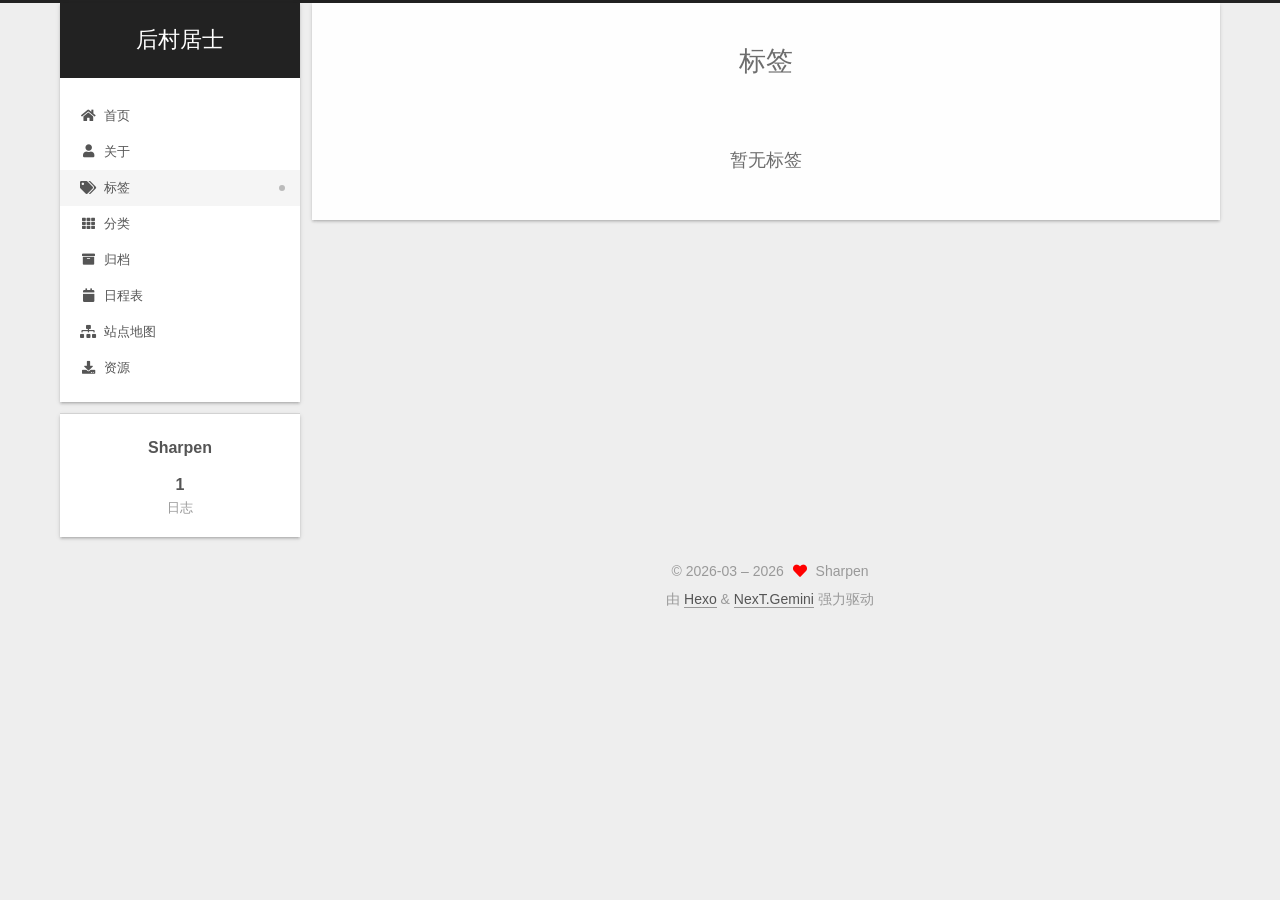
<file: tags/index.html>
<!DOCTYPE html>
<html lang="zh-CN">
<head>
  <meta charset="UTF-8">
<meta name="viewport" content="width=device-width, initial-scale=1, maximum-scale=2">
<meta name="theme-color" content="#222">
<meta name="generator" content="Hexo 8.1.1">
  <link rel="apple-touch-icon" sizes="180x180" href="/images/apple-touch-icon-next.png">
  <link rel="icon" type="image/png" sizes="32x32" href="/images/favicon-32x32-next.png">
  <link rel="icon" type="image/png" sizes="16x16" href="/images/favicon-16x16-next.png">
  <link rel="mask-icon" href="/images/logo.svg" color="#222">

<link rel="stylesheet" href="/css/main.css">


<link rel="stylesheet" href="/lib/font-awesome/css/all.min.css">

<script id="hexo-configurations">
    var NexT = window.NexT || {};
    var CONFIG = {"hostname":"example.com","root":"/","scheme":"Gemini","version":"7.8.0","exturl":false,"sidebar":{"position":"left","display":"post","padding":18,"offset":12,"onmobile":false},"copycode":{"enable":false,"show_result":false,"style":null},"back2top":{"enable":true,"sidebar":false,"scrollpercent":false},"bookmark":{"enable":false,"color":"#222","save":"auto"},"fancybox":false,"mediumzoom":false,"lazyload":false,"pangu":false,"comments":{"style":"tabs","active":null,"storage":true,"lazyload":false,"nav":null},"algolia":{"hits":{"per_page":10},"labels":{"input_placeholder":"Search for Posts","hits_empty":"We didn't find any results for the search: ${query}","hits_stats":"${hits} results found in ${time} ms"}},"localsearch":{"enable":false,"trigger":"auto","top_n_per_article":1,"unescape":false,"preload":false},"motion":{"enable":true,"async":false,"transition":{"post_block":"fadeIn","post_header":"slideDownIn","post_body":"slideDownIn","coll_header":"slideLeftIn","sidebar":"slideUpIn"}}};
  </script>

  <meta property="og:type" content="website">
<meta property="og:title" content="标签">
<meta property="og:url" content="http://example.com/tags/index.html">
<meta property="og:site_name" content="后村居士">
<meta property="og:locale" content="zh_CN">
<meta property="article:published_time" content="2026-03-31T15:09:20.000Z">
<meta property="article:modified_time" content="2026-03-31T15:11:33.671Z">
<meta property="article:author" content="Sharpen">
<meta name="twitter:card" content="summary">

<link rel="canonical" href="http://example.com/tags/">


<script id="page-configurations">
  // https://hexo.io/docs/variables.html
  CONFIG.page = {
    sidebar: "",
    isHome : false,
    isPost : false,
    lang   : 'zh-CN'
  };
</script>

  <title>标签 | 后村居士
</title>
  






  <noscript>
  <style>
  .use-motion .brand,
  .use-motion .menu-item,
  .sidebar-inner,
  .use-motion .post-block,
  .use-motion .pagination,
  .use-motion .comments,
  .use-motion .post-header,
  .use-motion .post-body,
  .use-motion .collection-header { opacity: initial; }

  .use-motion .site-title,
  .use-motion .site-subtitle {
    opacity: initial;
    top: initial;
  }

  .use-motion .logo-line-before i { left: initial; }
  .use-motion .logo-line-after i { right: initial; }
  </style>
</noscript>

</head>

<body itemscope itemtype="http://schema.org/WebPage">
  <div class="container use-motion">
    <div class="headband"></div>

    <header class="header" itemscope itemtype="http://schema.org/WPHeader">
      <div class="header-inner"><div class="site-brand-container">
  <div class="site-nav-toggle">
    <div class="toggle" aria-label="切换导航栏">
      <span class="toggle-line toggle-line-first"></span>
      <span class="toggle-line toggle-line-middle"></span>
      <span class="toggle-line toggle-line-last"></span>
    </div>
  </div>

  <div class="site-meta">

    <a href="/" class="brand" rel="start">
      <span class="logo-line-before"><i></i></span>
      <h1 class="site-title">后村居士</h1>
      <span class="logo-line-after"><i></i></span>
    </a>
  </div>

  <div class="site-nav-right">
    <div class="toggle popup-trigger">
    </div>
  </div>
</div>




<nav class="site-nav">
  <ul id="menu" class="main-menu menu">
        <li class="menu-item menu-item-home">

    <a href="/" rel="section"><i class="fa fa-home fa-fw"></i>首页</a>

  </li>
        <li class="menu-item menu-item-about">

    <a href="/about/" rel="section"><i class="fa fa-user fa-fw"></i>关于</a>

  </li>
        <li class="menu-item menu-item-tags">

    <a href="/tags/" rel="section"><i class="fa fa-tags fa-fw"></i>标签</a>

  </li>
        <li class="menu-item menu-item-categories">

    <a href="/categories/" rel="section"><i class="fa fa-th fa-fw"></i>分类</a>

  </li>
        <li class="menu-item menu-item-archives">

    <a href="/archives/" rel="section"><i class="fa fa-archive fa-fw"></i>归档</a>

  </li>
        <li class="menu-item menu-item-schedule">

    <a href="/schedule/" rel="section"><i class="fa fa-calendar fa-fw"></i>日程表</a>

  </li>
        <li class="menu-item menu-item-sitemap">

    <a href="/sitemap.xml" rel="section"><i class="fa fa-sitemap fa-fw"></i>站点地图</a>

  </li>
        <li class="menu-item menu-item-resources">

    <a href="/resources/" rel="section"><i class="fa fa-download fa-fw"></i>资源</a>

  </li>
  </ul>
</nav>




</div>
    </header>

    
  <div class="back-to-top">
    <i class="fa fa-arrow-up"></i>
    <span>0%</span>
  </div>


    <main class="main">
      <div class="main-inner">
        <div class="content-wrap">
          
  
  

          <div class="content page posts-expand">
            

    
    
    
    <div class="post-block" lang="zh-CN">
      <header class="post-header">

<h1 class="post-title" itemprop="name headline">标签
</h1>

<div class="post-meta">
  

</div>

</header>

      
      
      
      <div class="post-body">
          <div class="tag-cloud">
            <div class="tag-cloud-title">
              暂无标签
            </div>
            <div class="tag-cloud-tags">
              
            </div>
          </div>
        
      </div>
      
      
      
    </div>
    

    
    
    


          </div>
          

<script>
  window.addEventListener('tabs:register', () => {
    let { activeClass } = CONFIG.comments;
    if (CONFIG.comments.storage) {
      activeClass = localStorage.getItem('comments_active') || activeClass;
    }
    if (activeClass) {
      let activeTab = document.querySelector(`a[href="#comment-${activeClass}"]`);
      if (activeTab) {
        activeTab.click();
      }
    }
  });
  if (CONFIG.comments.storage) {
    window.addEventListener('tabs:click', event => {
      if (!event.target.matches('.tabs-comment .tab-content .tab-pane')) return;
      let commentClass = event.target.classList[1];
      localStorage.setItem('comments_active', commentClass);
    });
  }
</script>

        </div>
          
  
  <div class="toggle sidebar-toggle">
    <span class="toggle-line toggle-line-first"></span>
    <span class="toggle-line toggle-line-middle"></span>
    <span class="toggle-line toggle-line-last"></span>
  </div>

  <aside class="sidebar">
    <div class="sidebar-inner">

      <ul class="sidebar-nav motion-element">
        <li class="sidebar-nav-toc">
          文章目录
        </li>
        <li class="sidebar-nav-overview">
          站点概览
        </li>
      </ul>

      <!--noindex-->
      <div class="post-toc-wrap sidebar-panel">
      </div>
      <!--/noindex-->

      <div class="site-overview-wrap sidebar-panel">
        <div class="site-author motion-element" itemprop="author" itemscope itemtype="http://schema.org/Person">
  <p class="site-author-name" itemprop="name">Sharpen</p>
  <div class="site-description" itemprop="description"></div>
</div>
<div class="site-state-wrap motion-element">
  <nav class="site-state">
      <div class="site-state-item site-state-posts">
          <a href="/archives/">
        
          <span class="site-state-item-count">1</span>
          <span class="site-state-item-name">日志</span>
        </a>
      </div>
  </nav>
</div>



      </div>

    </div>
  </aside>
  <div id="sidebar-dimmer"></div>


      </div>
    </main>

    <footer class="footer">
      <div class="footer-inner">
        

        

<div class="copyright">
  
  &copy; 2026-03 – 
  <span itemprop="copyrightYear">2026</span>
  <span class="with-love">
    <i class="fa fa-heart"></i>
  </span>
  <span class="author" itemprop="copyrightHolder">Sharpen</span>
</div>
  <div class="powered-by">由 <a href="https://hexo.io/" class="theme-link" rel="noopener" target="_blank">Hexo</a> & <a href="https://theme-next.org/" class="theme-link" rel="noopener" target="_blank">NexT.Gemini</a> 强力驱动
  </div>

        








      </div>
    </footer>
  </div>

  
  <script src="/lib/anime.min.js"></script>
  <script src="/lib/velocity/velocity.min.js"></script>
  <script src="/lib/velocity/velocity.ui.min.js"></script>

<script src="/js/utils.js"></script>

<script src="/js/motion.js"></script>


<script src="/js/schemes/pisces.js"></script>


<script src="/js/next-boot.js"></script>




  















  

  

</body>
</html>
</file>
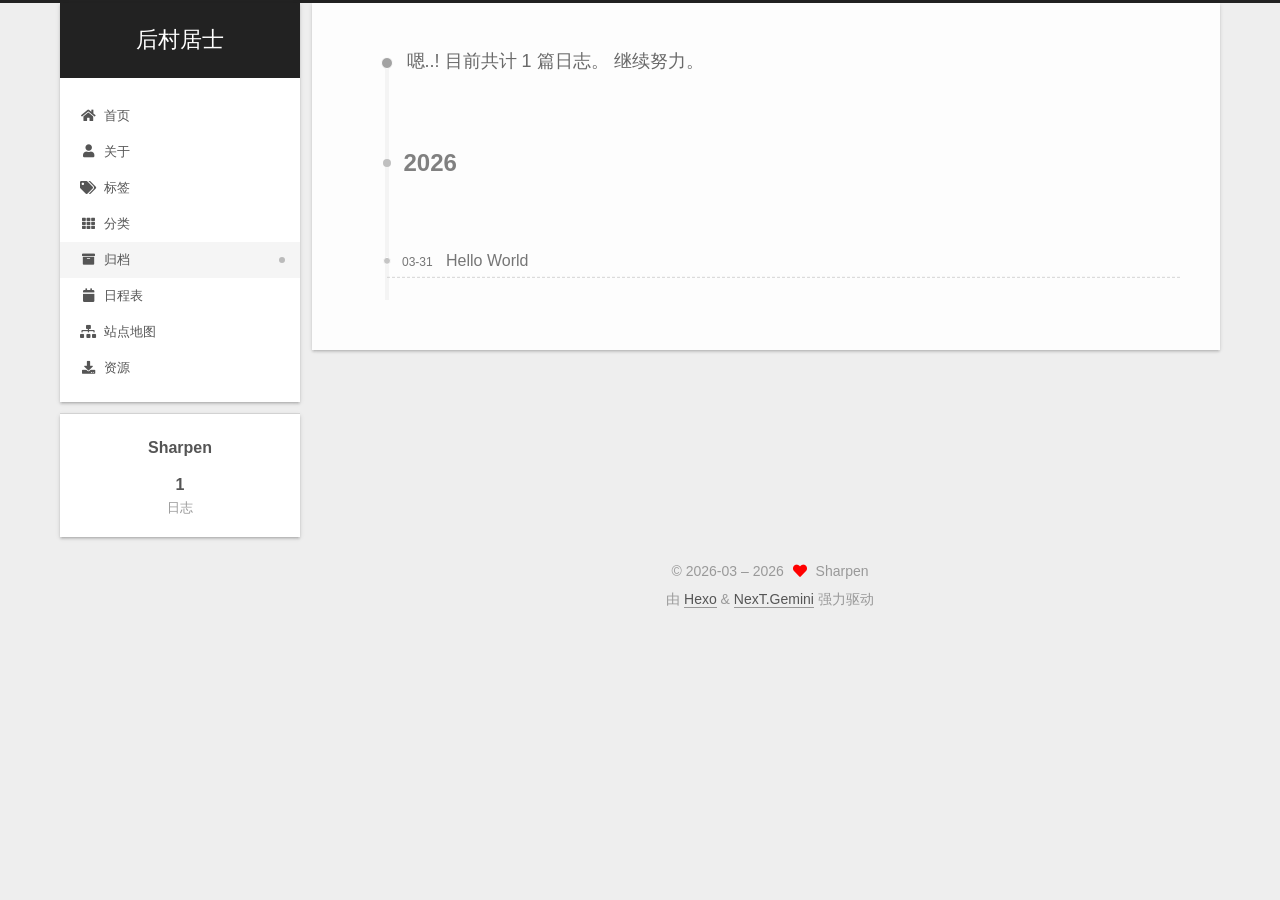
<file: archives/2026/index.html>
<!DOCTYPE html>
<html lang="zh-CN">
<head>
  <meta charset="UTF-8">
<meta name="viewport" content="width=device-width, initial-scale=1, maximum-scale=2">
<meta name="theme-color" content="#222">
<meta name="generator" content="Hexo 8.1.1">
  <link rel="apple-touch-icon" sizes="180x180" href="/images/apple-touch-icon-next.png">
  <link rel="icon" type="image/png" sizes="32x32" href="/images/favicon-32x32-next.png">
  <link rel="icon" type="image/png" sizes="16x16" href="/images/favicon-16x16-next.png">
  <link rel="mask-icon" href="/images/logo.svg" color="#222">

<link rel="stylesheet" href="/css/main.css">


<link rel="stylesheet" href="/lib/font-awesome/css/all.min.css">

<script id="hexo-configurations">
    var NexT = window.NexT || {};
    var CONFIG = {"hostname":"example.com","root":"/","scheme":"Gemini","version":"7.8.0","exturl":false,"sidebar":{"position":"left","display":"post","padding":18,"offset":12,"onmobile":false},"copycode":{"enable":false,"show_result":false,"style":null},"back2top":{"enable":true,"sidebar":false,"scrollpercent":false},"bookmark":{"enable":false,"color":"#222","save":"auto"},"fancybox":false,"mediumzoom":false,"lazyload":false,"pangu":false,"comments":{"style":"tabs","active":null,"storage":true,"lazyload":false,"nav":null},"algolia":{"hits":{"per_page":10},"labels":{"input_placeholder":"Search for Posts","hits_empty":"We didn't find any results for the search: ${query}","hits_stats":"${hits} results found in ${time} ms"}},"localsearch":{"enable":false,"trigger":"auto","top_n_per_article":1,"unescape":false,"preload":false},"motion":{"enable":true,"async":false,"transition":{"post_block":"fadeIn","post_header":"slideDownIn","post_body":"slideDownIn","coll_header":"slideLeftIn","sidebar":"slideUpIn"}}};
  </script>

  <meta property="og:type" content="website">
<meta property="og:title" content="后村居士">
<meta property="og:url" content="http://example.com/archives/2026/index.html">
<meta property="og:site_name" content="后村居士">
<meta property="og:locale" content="zh_CN">
<meta property="article:author" content="Sharpen">
<meta name="twitter:card" content="summary">

<link rel="canonical" href="http://example.com/archives/2026/">


<script id="page-configurations">
  // https://hexo.io/docs/variables.html
  CONFIG.page = {
    sidebar: "",
    isHome : false,
    isPost : false,
    lang   : 'zh-CN'
  };
</script>

  <title>归档 | 后村居士</title>
  






  <noscript>
  <style>
  .use-motion .brand,
  .use-motion .menu-item,
  .sidebar-inner,
  .use-motion .post-block,
  .use-motion .pagination,
  .use-motion .comments,
  .use-motion .post-header,
  .use-motion .post-body,
  .use-motion .collection-header { opacity: initial; }

  .use-motion .site-title,
  .use-motion .site-subtitle {
    opacity: initial;
    top: initial;
  }

  .use-motion .logo-line-before i { left: initial; }
  .use-motion .logo-line-after i { right: initial; }
  </style>
</noscript>

</head>

<body itemscope itemtype="http://schema.org/WebPage">
  <div class="container use-motion">
    <div class="headband"></div>

    <header class="header" itemscope itemtype="http://schema.org/WPHeader">
      <div class="header-inner"><div class="site-brand-container">
  <div class="site-nav-toggle">
    <div class="toggle" aria-label="切换导航栏">
      <span class="toggle-line toggle-line-first"></span>
      <span class="toggle-line toggle-line-middle"></span>
      <span class="toggle-line toggle-line-last"></span>
    </div>
  </div>

  <div class="site-meta">

    <a href="/" class="brand" rel="start">
      <span class="logo-line-before"><i></i></span>
      <h1 class="site-title">后村居士</h1>
      <span class="logo-line-after"><i></i></span>
    </a>
  </div>

  <div class="site-nav-right">
    <div class="toggle popup-trigger">
    </div>
  </div>
</div>




<nav class="site-nav">
  <ul id="menu" class="main-menu menu">
        <li class="menu-item menu-item-home">

    <a href="/" rel="section"><i class="fa fa-home fa-fw"></i>首页</a>

  </li>
        <li class="menu-item menu-item-about">

    <a href="/about/" rel="section"><i class="fa fa-user fa-fw"></i>关于</a>

  </li>
        <li class="menu-item menu-item-tags">

    <a href="/tags/" rel="section"><i class="fa fa-tags fa-fw"></i>标签</a>

  </li>
        <li class="menu-item menu-item-categories">

    <a href="/categories/" rel="section"><i class="fa fa-th fa-fw"></i>分类</a>

  </li>
        <li class="menu-item menu-item-archives">

    <a href="/archives/" rel="section"><i class="fa fa-archive fa-fw"></i>归档</a>

  </li>
        <li class="menu-item menu-item-schedule">

    <a href="/schedule/" rel="section"><i class="fa fa-calendar fa-fw"></i>日程表</a>

  </li>
        <li class="menu-item menu-item-sitemap">

    <a href="/sitemap.xml" rel="section"><i class="fa fa-sitemap fa-fw"></i>站点地图</a>

  </li>
        <li class="menu-item menu-item-resources">

    <a href="/resources/" rel="section"><i class="fa fa-download fa-fw"></i>资源</a>

  </li>
  </ul>
</nav>




</div>
    </header>

    
  <div class="back-to-top">
    <i class="fa fa-arrow-up"></i>
    <span>0%</span>
  </div>


    <main class="main">
      <div class="main-inner">
        <div class="content-wrap">
          

          <div class="content archive">
            

  
  
  
  <div class="post-block">
    <div class="posts-collapse">
      <div class="collection-title">
        <span class="collection-header">嗯..! 目前共计 1 篇日志。 继续努力。</span>
      </div>

      
    <div class="collection-year">
      <span class="collection-header">2026</span>
    </div>

  <article itemscope itemtype="http://schema.org/Article">
    <header class="post-header">

      <div class="post-meta">
        <time itemprop="dateCreated"
              datetime="2026-03-31T01:18:13+08:00"
              content="2026-03-31">
          03-31
        </time>
      </div>

      <div class="post-title">
          <a class="post-title-link" href="/2026/03/31/hello-world/" itemprop="url">
            <span itemprop="name">Hello World</span>
          </a>
      </div>

    </header>
  </article>


    </div>
  </div>
  
  
  

  



          </div>
          

<script>
  window.addEventListener('tabs:register', () => {
    let { activeClass } = CONFIG.comments;
    if (CONFIG.comments.storage) {
      activeClass = localStorage.getItem('comments_active') || activeClass;
    }
    if (activeClass) {
      let activeTab = document.querySelector(`a[href="#comment-${activeClass}"]`);
      if (activeTab) {
        activeTab.click();
      }
    }
  });
  if (CONFIG.comments.storage) {
    window.addEventListener('tabs:click', event => {
      if (!event.target.matches('.tabs-comment .tab-content .tab-pane')) return;
      let commentClass = event.target.classList[1];
      localStorage.setItem('comments_active', commentClass);
    });
  }
</script>

        </div>
          
  
  <div class="toggle sidebar-toggle">
    <span class="toggle-line toggle-line-first"></span>
    <span class="toggle-line toggle-line-middle"></span>
    <span class="toggle-line toggle-line-last"></span>
  </div>

  <aside class="sidebar">
    <div class="sidebar-inner">

      <ul class="sidebar-nav motion-element">
        <li class="sidebar-nav-toc">
          文章目录
        </li>
        <li class="sidebar-nav-overview">
          站点概览
        </li>
      </ul>

      <!--noindex-->
      <div class="post-toc-wrap sidebar-panel">
      </div>
      <!--/noindex-->

      <div class="site-overview-wrap sidebar-panel">
        <div class="site-author motion-element" itemprop="author" itemscope itemtype="http://schema.org/Person">
  <p class="site-author-name" itemprop="name">Sharpen</p>
  <div class="site-description" itemprop="description"></div>
</div>
<div class="site-state-wrap motion-element">
  <nav class="site-state">
      <div class="site-state-item site-state-posts">
          <a href="/archives/">
        
          <span class="site-state-item-count">1</span>
          <span class="site-state-item-name">日志</span>
        </a>
      </div>
  </nav>
</div>



      </div>

    </div>
  </aside>
  <div id="sidebar-dimmer"></div>


      </div>
    </main>

    <footer class="footer">
      <div class="footer-inner">
        

        

<div class="copyright">
  
  &copy; 2026-03 – 
  <span itemprop="copyrightYear">2026</span>
  <span class="with-love">
    <i class="fa fa-heart"></i>
  </span>
  <span class="author" itemprop="copyrightHolder">Sharpen</span>
</div>
  <div class="powered-by">由 <a href="https://hexo.io/" class="theme-link" rel="noopener" target="_blank">Hexo</a> & <a href="https://theme-next.org/" class="theme-link" rel="noopener" target="_blank">NexT.Gemini</a> 强力驱动
  </div>

        








      </div>
    </footer>
  </div>

  
  <script src="/lib/anime.min.js"></script>
  <script src="/lib/velocity/velocity.min.js"></script>
  <script src="/lib/velocity/velocity.ui.min.js"></script>

<script src="/js/utils.js"></script>

<script src="/js/motion.js"></script>


<script src="/js/schemes/pisces.js"></script>


<script src="/js/next-boot.js"></script>




  















  

  

</body>
</html>
</file>
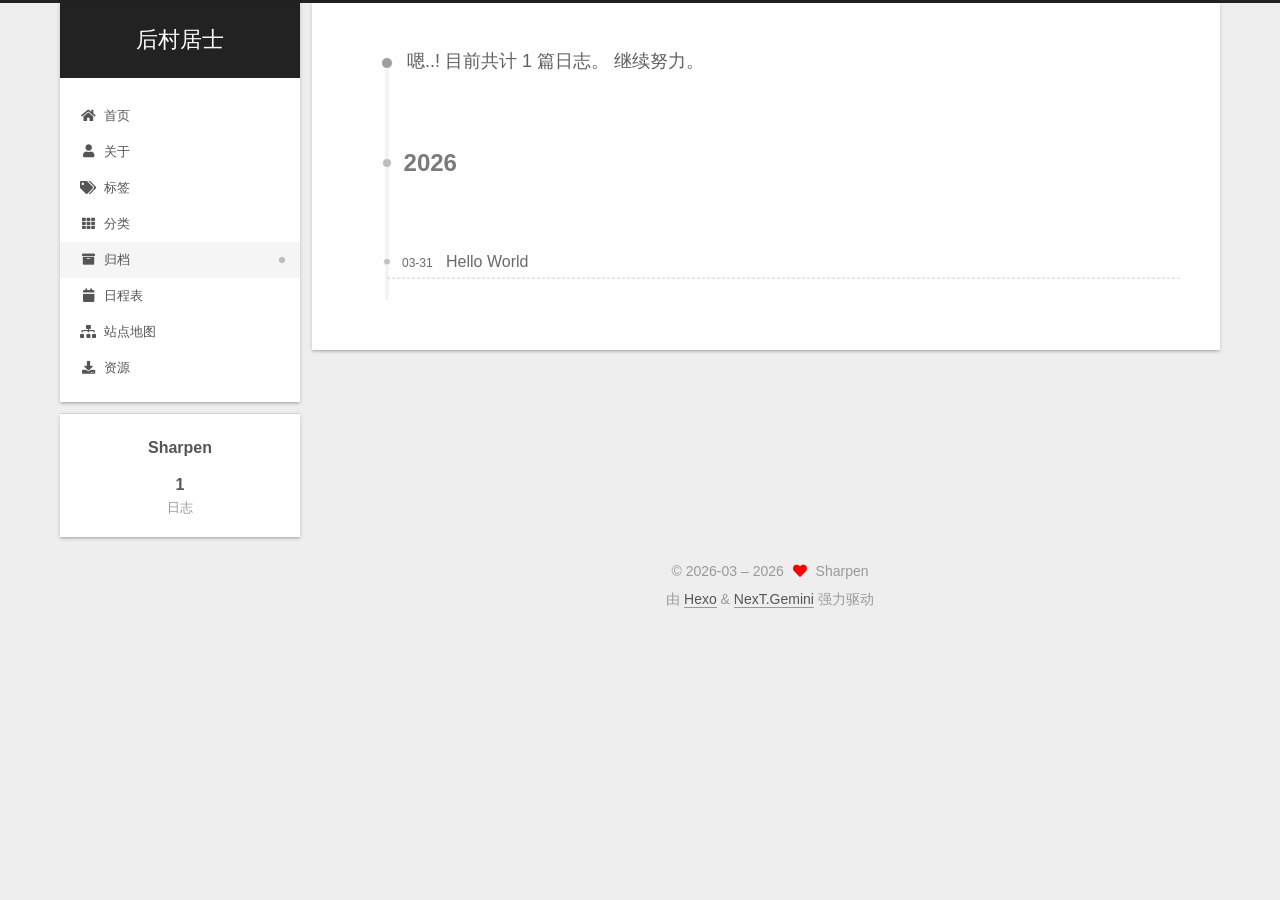
<file: archives/2026/03/index.html>
<!DOCTYPE html>
<html lang="zh-CN">
<head>
  <meta charset="UTF-8">
<meta name="viewport" content="width=device-width, initial-scale=1, maximum-scale=2">
<meta name="theme-color" content="#222">
<meta name="generator" content="Hexo 8.1.1">
  <link rel="apple-touch-icon" sizes="180x180" href="/images/apple-touch-icon-next.png">
  <link rel="icon" type="image/png" sizes="32x32" href="/images/favicon-32x32-next.png">
  <link rel="icon" type="image/png" sizes="16x16" href="/images/favicon-16x16-next.png">
  <link rel="mask-icon" href="/images/logo.svg" color="#222">

<link rel="stylesheet" href="/css/main.css">


<link rel="stylesheet" href="/lib/font-awesome/css/all.min.css">

<script id="hexo-configurations">
    var NexT = window.NexT || {};
    var CONFIG = {"hostname":"example.com","root":"/","scheme":"Gemini","version":"7.8.0","exturl":false,"sidebar":{"position":"left","display":"post","padding":18,"offset":12,"onmobile":false},"copycode":{"enable":false,"show_result":false,"style":null},"back2top":{"enable":true,"sidebar":false,"scrollpercent":false},"bookmark":{"enable":false,"color":"#222","save":"auto"},"fancybox":false,"mediumzoom":false,"lazyload":false,"pangu":false,"comments":{"style":"tabs","active":null,"storage":true,"lazyload":false,"nav":null},"algolia":{"hits":{"per_page":10},"labels":{"input_placeholder":"Search for Posts","hits_empty":"We didn't find any results for the search: ${query}","hits_stats":"${hits} results found in ${time} ms"}},"localsearch":{"enable":false,"trigger":"auto","top_n_per_article":1,"unescape":false,"preload":false},"motion":{"enable":true,"async":false,"transition":{"post_block":"fadeIn","post_header":"slideDownIn","post_body":"slideDownIn","coll_header":"slideLeftIn","sidebar":"slideUpIn"}}};
  </script>

  <meta property="og:type" content="website">
<meta property="og:title" content="后村居士">
<meta property="og:url" content="http://example.com/archives/2026/03/index.html">
<meta property="og:site_name" content="后村居士">
<meta property="og:locale" content="zh_CN">
<meta property="article:author" content="Sharpen">
<meta name="twitter:card" content="summary">

<link rel="canonical" href="http://example.com/archives/2026/03/">


<script id="page-configurations">
  // https://hexo.io/docs/variables.html
  CONFIG.page = {
    sidebar: "",
    isHome : false,
    isPost : false,
    lang   : 'zh-CN'
  };
</script>

  <title>归档 | 后村居士</title>
  






  <noscript>
  <style>
  .use-motion .brand,
  .use-motion .menu-item,
  .sidebar-inner,
  .use-motion .post-block,
  .use-motion .pagination,
  .use-motion .comments,
  .use-motion .post-header,
  .use-motion .post-body,
  .use-motion .collection-header { opacity: initial; }

  .use-motion .site-title,
  .use-motion .site-subtitle {
    opacity: initial;
    top: initial;
  }

  .use-motion .logo-line-before i { left: initial; }
  .use-motion .logo-line-after i { right: initial; }
  </style>
</noscript>

</head>

<body itemscope itemtype="http://schema.org/WebPage">
  <div class="container use-motion">
    <div class="headband"></div>

    <header class="header" itemscope itemtype="http://schema.org/WPHeader">
      <div class="header-inner"><div class="site-brand-container">
  <div class="site-nav-toggle">
    <div class="toggle" aria-label="切换导航栏">
      <span class="toggle-line toggle-line-first"></span>
      <span class="toggle-line toggle-line-middle"></span>
      <span class="toggle-line toggle-line-last"></span>
    </div>
  </div>

  <div class="site-meta">

    <a href="/" class="brand" rel="start">
      <span class="logo-line-before"><i></i></span>
      <h1 class="site-title">后村居士</h1>
      <span class="logo-line-after"><i></i></span>
    </a>
  </div>

  <div class="site-nav-right">
    <div class="toggle popup-trigger">
    </div>
  </div>
</div>




<nav class="site-nav">
  <ul id="menu" class="main-menu menu">
        <li class="menu-item menu-item-home">

    <a href="/" rel="section"><i class="fa fa-home fa-fw"></i>首页</a>

  </li>
        <li class="menu-item menu-item-about">

    <a href="/about/" rel="section"><i class="fa fa-user fa-fw"></i>关于</a>

  </li>
        <li class="menu-item menu-item-tags">

    <a href="/tags/" rel="section"><i class="fa fa-tags fa-fw"></i>标签</a>

  </li>
        <li class="menu-item menu-item-categories">

    <a href="/categories/" rel="section"><i class="fa fa-th fa-fw"></i>分类</a>

  </li>
        <li class="menu-item menu-item-archives">

    <a href="/archives/" rel="section"><i class="fa fa-archive fa-fw"></i>归档</a>

  </li>
        <li class="menu-item menu-item-schedule">

    <a href="/schedule/" rel="section"><i class="fa fa-calendar fa-fw"></i>日程表</a>

  </li>
        <li class="menu-item menu-item-sitemap">

    <a href="/sitemap.xml" rel="section"><i class="fa fa-sitemap fa-fw"></i>站点地图</a>

  </li>
        <li class="menu-item menu-item-resources">

    <a href="/resources/" rel="section"><i class="fa fa-download fa-fw"></i>资源</a>

  </li>
  </ul>
</nav>




</div>
    </header>

    
  <div class="back-to-top">
    <i class="fa fa-arrow-up"></i>
    <span>0%</span>
  </div>


    <main class="main">
      <div class="main-inner">
        <div class="content-wrap">
          

          <div class="content archive">
            

  
  
  
  <div class="post-block">
    <div class="posts-collapse">
      <div class="collection-title">
        <span class="collection-header">嗯..! 目前共计 1 篇日志。 继续努力。</span>
      </div>

      
    <div class="collection-year">
      <span class="collection-header">2026</span>
    </div>

  <article itemscope itemtype="http://schema.org/Article">
    <header class="post-header">

      <div class="post-meta">
        <time itemprop="dateCreated"
              datetime="2026-03-31T01:18:13+08:00"
              content="2026-03-31">
          03-31
        </time>
      </div>

      <div class="post-title">
          <a class="post-title-link" href="/2026/03/31/hello-world/" itemprop="url">
            <span itemprop="name">Hello World</span>
          </a>
      </div>

    </header>
  </article>


    </div>
  </div>
  
  
  

  



          </div>
          

<script>
  window.addEventListener('tabs:register', () => {
    let { activeClass } = CONFIG.comments;
    if (CONFIG.comments.storage) {
      activeClass = localStorage.getItem('comments_active') || activeClass;
    }
    if (activeClass) {
      let activeTab = document.querySelector(`a[href="#comment-${activeClass}"]`);
      if (activeTab) {
        activeTab.click();
      }
    }
  });
  if (CONFIG.comments.storage) {
    window.addEventListener('tabs:click', event => {
      if (!event.target.matches('.tabs-comment .tab-content .tab-pane')) return;
      let commentClass = event.target.classList[1];
      localStorage.setItem('comments_active', commentClass);
    });
  }
</script>

        </div>
          
  
  <div class="toggle sidebar-toggle">
    <span class="toggle-line toggle-line-first"></span>
    <span class="toggle-line toggle-line-middle"></span>
    <span class="toggle-line toggle-line-last"></span>
  </div>

  <aside class="sidebar">
    <div class="sidebar-inner">

      <ul class="sidebar-nav motion-element">
        <li class="sidebar-nav-toc">
          文章目录
        </li>
        <li class="sidebar-nav-overview">
          站点概览
        </li>
      </ul>

      <!--noindex-->
      <div class="post-toc-wrap sidebar-panel">
      </div>
      <!--/noindex-->

      <div class="site-overview-wrap sidebar-panel">
        <div class="site-author motion-element" itemprop="author" itemscope itemtype="http://schema.org/Person">
  <p class="site-author-name" itemprop="name">Sharpen</p>
  <div class="site-description" itemprop="description"></div>
</div>
<div class="site-state-wrap motion-element">
  <nav class="site-state">
      <div class="site-state-item site-state-posts">
          <a href="/archives/">
        
          <span class="site-state-item-count">1</span>
          <span class="site-state-item-name">日志</span>
        </a>
      </div>
  </nav>
</div>



      </div>

    </div>
  </aside>
  <div id="sidebar-dimmer"></div>


      </div>
    </main>

    <footer class="footer">
      <div class="footer-inner">
        

        

<div class="copyright">
  
  &copy; 2026-03 – 
  <span itemprop="copyrightYear">2026</span>
  <span class="with-love">
    <i class="fa fa-heart"></i>
  </span>
  <span class="author" itemprop="copyrightHolder">Sharpen</span>
</div>
  <div class="powered-by">由 <a href="https://hexo.io/" class="theme-link" rel="noopener" target="_blank">Hexo</a> & <a href="https://theme-next.org/" class="theme-link" rel="noopener" target="_blank">NexT.Gemini</a> 强力驱动
  </div>

        








      </div>
    </footer>
  </div>

  
  <script src="/lib/anime.min.js"></script>
  <script src="/lib/velocity/velocity.min.js"></script>
  <script src="/lib/velocity/velocity.ui.min.js"></script>

<script src="/js/utils.js"></script>

<script src="/js/motion.js"></script>


<script src="/js/schemes/pisces.js"></script>


<script src="/js/next-boot.js"></script>




  















  

  

</body>
</html>
</file>
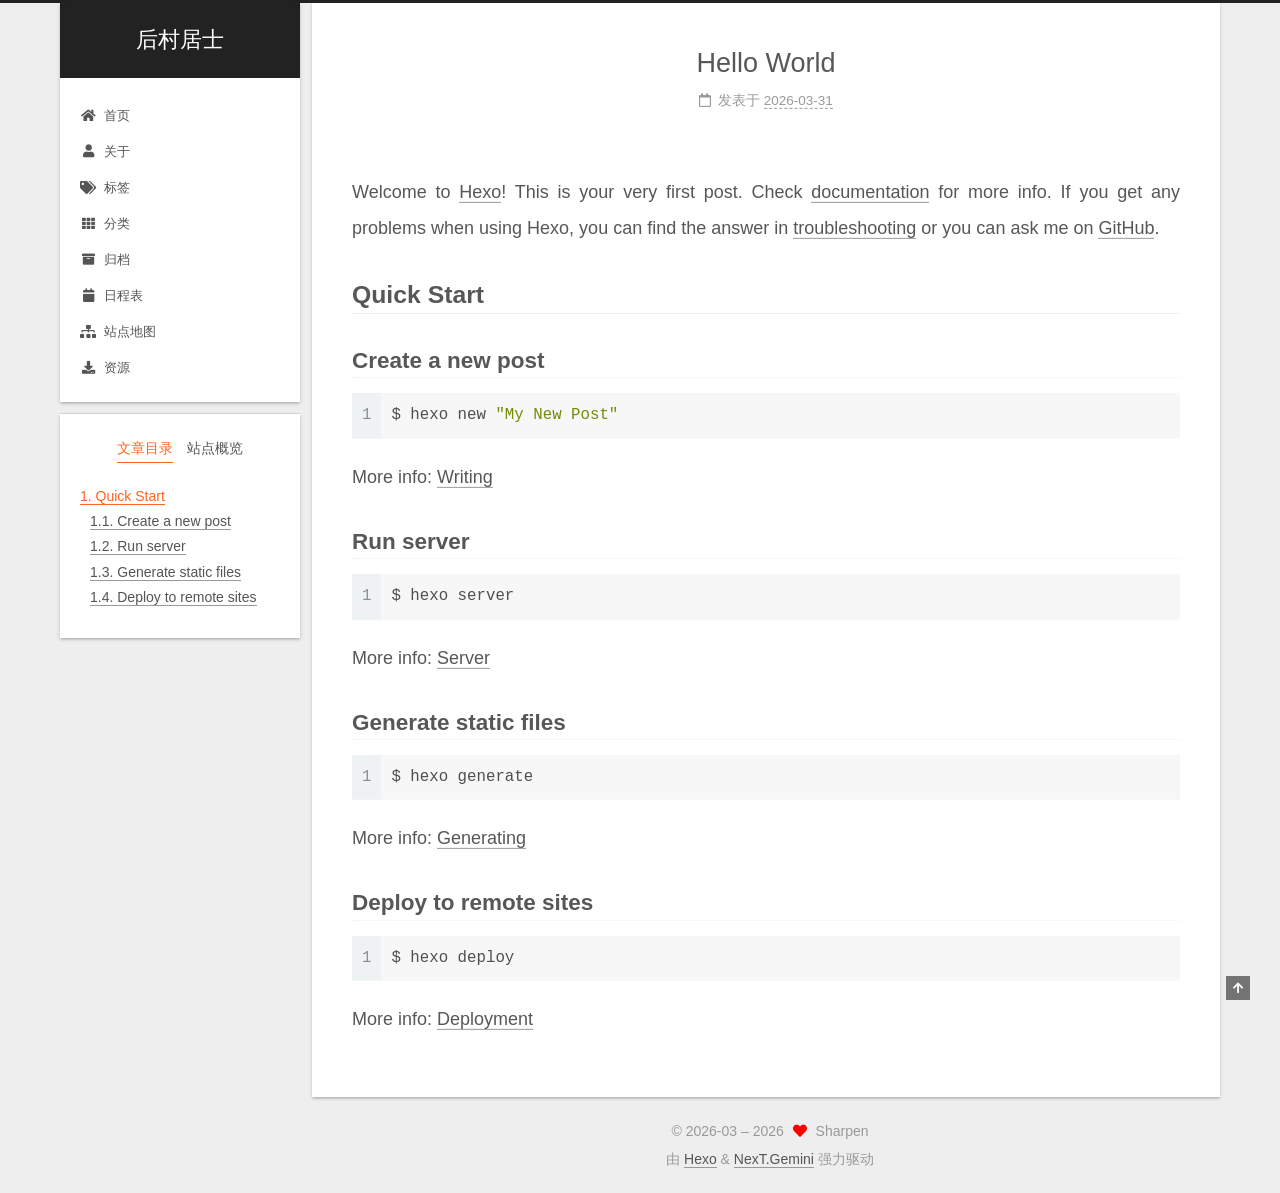
<file: 2026/03/31/hello-world/index.html>
<!DOCTYPE html>
<html lang="zh-CN">
<head>
  <meta charset="UTF-8">
<meta name="viewport" content="width=device-width, initial-scale=1, maximum-scale=2">
<meta name="theme-color" content="#222">
<meta name="generator" content="Hexo 8.1.1">
  <link rel="apple-touch-icon" sizes="180x180" href="/images/apple-touch-icon-next.png">
  <link rel="icon" type="image/png" sizes="32x32" href="/images/favicon-32x32-next.png">
  <link rel="icon" type="image/png" sizes="16x16" href="/images/favicon-16x16-next.png">
  <link rel="mask-icon" href="/images/logo.svg" color="#222">

<link rel="stylesheet" href="/css/main.css">


<link rel="stylesheet" href="/lib/font-awesome/css/all.min.css">

<script id="hexo-configurations">
    var NexT = window.NexT || {};
    var CONFIG = {"hostname":"example.com","root":"/","scheme":"Gemini","version":"7.8.0","exturl":false,"sidebar":{"position":"left","display":"post","padding":18,"offset":12,"onmobile":false},"copycode":{"enable":false,"show_result":false,"style":null},"back2top":{"enable":true,"sidebar":false,"scrollpercent":false},"bookmark":{"enable":false,"color":"#222","save":"auto"},"fancybox":false,"mediumzoom":false,"lazyload":false,"pangu":false,"comments":{"style":"tabs","active":null,"storage":true,"lazyload":false,"nav":null},"algolia":{"hits":{"per_page":10},"labels":{"input_placeholder":"Search for Posts","hits_empty":"We didn't find any results for the search: ${query}","hits_stats":"${hits} results found in ${time} ms"}},"localsearch":{"enable":false,"trigger":"auto","top_n_per_article":1,"unescape":false,"preload":false},"motion":{"enable":true,"async":false,"transition":{"post_block":"fadeIn","post_header":"slideDownIn","post_body":"slideDownIn","coll_header":"slideLeftIn","sidebar":"slideUpIn"}}};
  </script>

  <meta name="description" content="Welcome to Hexo! This is your very first post. Check documentation for more info. If you get any problems when using Hexo, you can find the answer in troubleshooting or you can ask me on GitHub. Quick">
<meta property="og:type" content="article">
<meta property="og:title" content="Hello World">
<meta property="og:url" content="http://example.com/2026/03/31/hello-world/index.html">
<meta property="og:site_name" content="后村居士">
<meta property="og:description" content="Welcome to Hexo! This is your very first post. Check documentation for more info. If you get any problems when using Hexo, you can find the answer in troubleshooting or you can ask me on GitHub. Quick">
<meta property="og:locale" content="zh_CN">
<meta property="article:published_time" content="2026-03-30T17:18:13.402Z">
<meta property="article:modified_time" content="2026-03-30T17:18:13.402Z">
<meta property="article:author" content="Sharpen">
<meta name="twitter:card" content="summary">

<link rel="canonical" href="http://example.com/2026/03/31/hello-world/">


<script id="page-configurations">
  // https://hexo.io/docs/variables.html
  CONFIG.page = {
    sidebar: "",
    isHome : false,
    isPost : true,
    lang   : 'zh-CN'
  };
</script>

  <title>Hello World | 后村居士</title>
  






  <noscript>
  <style>
  .use-motion .brand,
  .use-motion .menu-item,
  .sidebar-inner,
  .use-motion .post-block,
  .use-motion .pagination,
  .use-motion .comments,
  .use-motion .post-header,
  .use-motion .post-body,
  .use-motion .collection-header { opacity: initial; }

  .use-motion .site-title,
  .use-motion .site-subtitle {
    opacity: initial;
    top: initial;
  }

  .use-motion .logo-line-before i { left: initial; }
  .use-motion .logo-line-after i { right: initial; }
  </style>
</noscript>

</head>

<body itemscope itemtype="http://schema.org/WebPage">
  <div class="container use-motion">
    <div class="headband"></div>

    <header class="header" itemscope itemtype="http://schema.org/WPHeader">
      <div class="header-inner"><div class="site-brand-container">
  <div class="site-nav-toggle">
    <div class="toggle" aria-label="切换导航栏">
      <span class="toggle-line toggle-line-first"></span>
      <span class="toggle-line toggle-line-middle"></span>
      <span class="toggle-line toggle-line-last"></span>
    </div>
  </div>

  <div class="site-meta">

    <a href="/" class="brand" rel="start">
      <span class="logo-line-before"><i></i></span>
      <h1 class="site-title">后村居士</h1>
      <span class="logo-line-after"><i></i></span>
    </a>
  </div>

  <div class="site-nav-right">
    <div class="toggle popup-trigger">
    </div>
  </div>
</div>




<nav class="site-nav">
  <ul id="menu" class="main-menu menu">
        <li class="menu-item menu-item-home">

    <a href="/" rel="section"><i class="fa fa-home fa-fw"></i>首页</a>

  </li>
        <li class="menu-item menu-item-about">

    <a href="/about/" rel="section"><i class="fa fa-user fa-fw"></i>关于</a>

  </li>
        <li class="menu-item menu-item-tags">

    <a href="/tags/" rel="section"><i class="fa fa-tags fa-fw"></i>标签</a>

  </li>
        <li class="menu-item menu-item-categories">

    <a href="/categories/" rel="section"><i class="fa fa-th fa-fw"></i>分类</a>

  </li>
        <li class="menu-item menu-item-archives">

    <a href="/archives/" rel="section"><i class="fa fa-archive fa-fw"></i>归档</a>

  </li>
        <li class="menu-item menu-item-schedule">

    <a href="/schedule/" rel="section"><i class="fa fa-calendar fa-fw"></i>日程表</a>

  </li>
        <li class="menu-item menu-item-sitemap">

    <a href="/sitemap.xml" rel="section"><i class="fa fa-sitemap fa-fw"></i>站点地图</a>

  </li>
        <li class="menu-item menu-item-resources">

    <a href="/resources/" rel="section"><i class="fa fa-download fa-fw"></i>资源</a>

  </li>
  </ul>
</nav>




</div>
    </header>

    
  <div class="back-to-top">
    <i class="fa fa-arrow-up"></i>
    <span>0%</span>
  </div>


    <main class="main">
      <div class="main-inner">
        <div class="content-wrap">
          

          <div class="content post posts-expand">
            

    
  
  
  <article itemscope itemtype="http://schema.org/Article" class="post-block" lang="zh-CN">
    <link itemprop="mainEntityOfPage" href="http://example.com/2026/03/31/hello-world/">

    <span hidden itemprop="author" itemscope itemtype="http://schema.org/Person">
      <meta itemprop="image" content="/images/avatar.gif">
      <meta itemprop="name" content="Sharpen">
      <meta itemprop="description" content="">
    </span>

    <span hidden itemprop="publisher" itemscope itemtype="http://schema.org/Organization">
      <meta itemprop="name" content="后村居士">
    </span>
      <header class="post-header">
        <h1 class="post-title" itemprop="name headline">
          Hello World
        </h1>

        <div class="post-meta">
            <span class="post-meta-item">
              <span class="post-meta-item-icon">
                <i class="far fa-calendar"></i>
              </span>
              <span class="post-meta-item-text">发表于</span>

              <time title="创建时间：2026-03-31 01:18:13" itemprop="dateCreated datePublished" datetime="2026-03-31T01:18:13+08:00">2026-03-31</time>
            </span>

          

        </div>
      </header>

    
    
    
    <div class="post-body" itemprop="articleBody">

      
        <p>Welcome to <a target="_blank" rel="noopener" href="https://hexo.io/">Hexo</a>! This is your very first post. Check <a target="_blank" rel="noopener" href="https://hexo.io/docs/">documentation</a> for more info. If you get any problems when using Hexo, you can find the answer in <a target="_blank" rel="noopener" href="https://hexo.io/docs/troubleshooting.html">troubleshooting</a> or you can ask me on <a target="_blank" rel="noopener" href="https://github.com/hexojs/hexo/issues">GitHub</a>.</p>
<h2 id="Quick-Start"><a href="#Quick-Start" class="headerlink" title="Quick Start"></a>Quick Start</h2><h3 id="Create-a-new-post"><a href="#Create-a-new-post" class="headerlink" title="Create a new post"></a>Create a new post</h3><figure class="highlight bash"><table><tr><td class="gutter"><pre><span class="line">1</span><br></pre></td><td class="code"><pre><span class="line">$ hexo new <span class="string">&quot;My New Post&quot;</span></span><br></pre></td></tr></table></figure>

<p>More info: <a target="_blank" rel="noopener" href="https://hexo.io/docs/writing.html">Writing</a></p>
<h3 id="Run-server"><a href="#Run-server" class="headerlink" title="Run server"></a>Run server</h3><figure class="highlight bash"><table><tr><td class="gutter"><pre><span class="line">1</span><br></pre></td><td class="code"><pre><span class="line">$ hexo server</span><br></pre></td></tr></table></figure>

<p>More info: <a target="_blank" rel="noopener" href="https://hexo.io/docs/server.html">Server</a></p>
<h3 id="Generate-static-files"><a href="#Generate-static-files" class="headerlink" title="Generate static files"></a>Generate static files</h3><figure class="highlight bash"><table><tr><td class="gutter"><pre><span class="line">1</span><br></pre></td><td class="code"><pre><span class="line">$ hexo generate</span><br></pre></td></tr></table></figure>

<p>More info: <a target="_blank" rel="noopener" href="https://hexo.io/docs/generating.html">Generating</a></p>
<h3 id="Deploy-to-remote-sites"><a href="#Deploy-to-remote-sites" class="headerlink" title="Deploy to remote sites"></a>Deploy to remote sites</h3><figure class="highlight bash"><table><tr><td class="gutter"><pre><span class="line">1</span><br></pre></td><td class="code"><pre><span class="line">$ hexo deploy</span><br></pre></td></tr></table></figure>

<p>More info: <a target="_blank" rel="noopener" href="https://hexo.io/docs/one-command-deployment.html">Deployment</a></p>

    </div>

    
    
    

      <footer class="post-footer">

        


        
      </footer>
    
  </article>
  
  
  



          </div>
          

<script>
  window.addEventListener('tabs:register', () => {
    let { activeClass } = CONFIG.comments;
    if (CONFIG.comments.storage) {
      activeClass = localStorage.getItem('comments_active') || activeClass;
    }
    if (activeClass) {
      let activeTab = document.querySelector(`a[href="#comment-${activeClass}"]`);
      if (activeTab) {
        activeTab.click();
      }
    }
  });
  if (CONFIG.comments.storage) {
    window.addEventListener('tabs:click', event => {
      if (!event.target.matches('.tabs-comment .tab-content .tab-pane')) return;
      let commentClass = event.target.classList[1];
      localStorage.setItem('comments_active', commentClass);
    });
  }
</script>

        </div>
          
  
  <div class="toggle sidebar-toggle">
    <span class="toggle-line toggle-line-first"></span>
    <span class="toggle-line toggle-line-middle"></span>
    <span class="toggle-line toggle-line-last"></span>
  </div>

  <aside class="sidebar">
    <div class="sidebar-inner">

      <ul class="sidebar-nav motion-element">
        <li class="sidebar-nav-toc">
          文章目录
        </li>
        <li class="sidebar-nav-overview">
          站点概览
        </li>
      </ul>

      <!--noindex-->
      <div class="post-toc-wrap sidebar-panel">
          <div class="post-toc motion-element"><ol class="nav"><li class="nav-item nav-level-2"><a class="nav-link" href="#Quick-Start"><span class="nav-number">1.</span> <span class="nav-text">Quick Start</span></a><ol class="nav-child"><li class="nav-item nav-level-3"><a class="nav-link" href="#Create-a-new-post"><span class="nav-number">1.1.</span> <span class="nav-text">Create a new post</span></a></li><li class="nav-item nav-level-3"><a class="nav-link" href="#Run-server"><span class="nav-number">1.2.</span> <span class="nav-text">Run server</span></a></li><li class="nav-item nav-level-3"><a class="nav-link" href="#Generate-static-files"><span class="nav-number">1.3.</span> <span class="nav-text">Generate static files</span></a></li><li class="nav-item nav-level-3"><a class="nav-link" href="#Deploy-to-remote-sites"><span class="nav-number">1.4.</span> <span class="nav-text">Deploy to remote sites</span></a></li></ol></li></ol></div>
      </div>
      <!--/noindex-->

      <div class="site-overview-wrap sidebar-panel">
        <div class="site-author motion-element" itemprop="author" itemscope itemtype="http://schema.org/Person">
  <p class="site-author-name" itemprop="name">Sharpen</p>
  <div class="site-description" itemprop="description"></div>
</div>
<div class="site-state-wrap motion-element">
  <nav class="site-state">
      <div class="site-state-item site-state-posts">
          <a href="/archives/">
        
          <span class="site-state-item-count">1</span>
          <span class="site-state-item-name">日志</span>
        </a>
      </div>
  </nav>
</div>



      </div>

    </div>
  </aside>
  <div id="sidebar-dimmer"></div>


      </div>
    </main>

    <footer class="footer">
      <div class="footer-inner">
        

        

<div class="copyright">
  
  &copy; 2026-03 – 
  <span itemprop="copyrightYear">2026</span>
  <span class="with-love">
    <i class="fa fa-heart"></i>
  </span>
  <span class="author" itemprop="copyrightHolder">Sharpen</span>
</div>
  <div class="powered-by">由 <a href="https://hexo.io/" class="theme-link" rel="noopener" target="_blank">Hexo</a> & <a href="https://theme-next.org/" class="theme-link" rel="noopener" target="_blank">NexT.Gemini</a> 强力驱动
  </div>

        








      </div>
    </footer>
  </div>

  
  <script src="/lib/anime.min.js"></script>
  <script src="/lib/velocity/velocity.min.js"></script>
  <script src="/lib/velocity/velocity.ui.min.js"></script>

<script src="/js/utils.js"></script>

<script src="/js/motion.js"></script>


<script src="/js/schemes/pisces.js"></script>


<script src="/js/next-boot.js"></script>




  















  

  

</body>
</html>
</file>
<file: css/main.css>
:root {
  --body-bg-color: #eee;
  --content-bg-color: #fff;
  --card-bg-color: #f5f5f5;
  --text-color: #555;
  --blockquote-color: #666;
  --link-color: #555;
  --link-hover-color: #222;
  --brand-color: #fff;
  --brand-hover-color: #fff;
  --table-row-odd-bg-color: #f9f9f9;
  --table-row-hover-bg-color: #f5f5f5;
  --menu-item-bg-color: #f5f5f5;
  --btn-default-bg: #fff;
  --btn-default-color: #555;
  --btn-default-border-color: #555;
  --btn-default-hover-bg: #222;
  --btn-default-hover-color: #fff;
  --btn-default-hover-border-color: #222;
}
html {
  line-height: 1.15; /* 1 */
  -webkit-text-size-adjust: 100%; /* 2 */
}
body {
  margin: 0;
}
main {
  display: block;
}
h1 {
  font-size: 2em;
  margin: 0.67em 0;
}
hr {
  box-sizing: content-box; /* 1 */
  height: 0; /* 1 */
  overflow: visible; /* 2 */
}
pre {
  font-family: monospace, monospace; /* 1 */
  font-size: 1em; /* 2 */
}
a {
  background: transparent;
}
abbr[title] {
  border-bottom: none; /* 1 */
  text-decoration: underline; /* 2 */
  text-decoration: underline dotted; /* 2 */
}
b,
strong {
  font-weight: bolder;
}
code,
kbd,
samp {
  font-family: monospace, monospace; /* 1 */
  font-size: 1em; /* 2 */
}
small {
  font-size: 80%;
}
sub,
sup {
  font-size: 75%;
  line-height: 0;
  position: relative;
  vertical-align: baseline;
}
sub {
  bottom: -0.25em;
}
sup {
  top: -0.5em;
}
img {
  border-style: none;
}
button,
input,
optgroup,
select,
textarea {
  font-family: inherit; /* 1 */
  font-size: 100%; /* 1 */
  line-height: 1.15; /* 1 */
  margin: 0; /* 2 */
}
button,
input {
/* 1 */
  overflow: visible;
}
button,
select {
/* 1 */
  text-transform: none;
}
button,
[type='button'],
[type='reset'],
[type='submit'] {
  -webkit-appearance: button;
}
button::-moz-focus-inner,
[type='button']::-moz-focus-inner,
[type='reset']::-moz-focus-inner,
[type='submit']::-moz-focus-inner {
  border-style: none;
  padding: 0;
}
button:-moz-focusring,
[type='button']:-moz-focusring,
[type='reset']:-moz-focusring,
[type='submit']:-moz-focusring {
  outline: 1px dotted ButtonText;
}
fieldset {
  padding: 0.35em 0.75em 0.625em;
}
legend {
  box-sizing: border-box; /* 1 */
  color: inherit; /* 2 */
  display: table; /* 1 */
  max-width: 100%; /* 1 */
  padding: 0; /* 3 */
  white-space: normal; /* 1 */
}
progress {
  vertical-align: baseline;
}
textarea {
  overflow: auto;
}
[type='checkbox'],
[type='radio'] {
  box-sizing: border-box; /* 1 */
  padding: 0; /* 2 */
}
[type='number']::-webkit-inner-spin-button,
[type='number']::-webkit-outer-spin-button {
  height: auto;
}
[type='search'] {
  outline-offset: -2px; /* 2 */
  -webkit-appearance: textfield; /* 1 */
}
[type='search']::-webkit-search-decoration {
  -webkit-appearance: none;
}
::-webkit-file-upload-button {
  font: inherit; /* 2 */
  -webkit-appearance: button; /* 1 */
}
details {
  display: block;
}
summary {
  display: list-item;
}
template {
  display: none;
}
[hidden] {
  display: none;
}
::selection {
  background: #262a30;
  color: #eee;
}
html,
body {
  height: 100%;
}
body {
  background: var(--body-bg-color);
  color: var(--text-color);
  font-family: 'Lato', "PingFang SC", "Microsoft YaHei", sans-serif;
  font-size: 1em;
  line-height: 2;
}
@media (max-width: 991px) {
  body {
    padding-left: 0 !important;
    padding-right: 0 !important;
  }
}
h1,
h2,
h3,
h4,
h5,
h6 {
  font-family: 'Lato', "PingFang SC", "Microsoft YaHei", sans-serif;
  font-weight: bold;
  line-height: 1.5;
  margin: 20px 0 15px;
}
h1 {
  font-size: 1.5em;
}
h2 {
  font-size: 1.375em;
}
h3 {
  font-size: 1.25em;
}
h4 {
  font-size: 1.125em;
}
h5 {
  font-size: 1em;
}
h6 {
  font-size: 0.875em;
}
p {
  margin: 0 0 20px 0;
}
a,
span.exturl {
  border-bottom: 1px solid #999;
  color: var(--link-color);
  outline: 0;
  text-decoration: none;
  overflow-wrap: break-word;
  word-wrap: break-word;
  cursor: pointer;
}
a:hover,
span.exturl:hover {
  border-bottom-color: var(--link-hover-color);
  color: var(--link-hover-color);
}
iframe,
img,
video {
  display: block;
  margin-left: auto;
  margin-right: auto;
  max-width: 100%;
}
hr {
  background-image: repeating-linear-gradient(-45deg, #ddd, #ddd 4px, transparent 4px, transparent 8px);
  border: 0;
  height: 3px;
  margin: 40px 0;
}
blockquote {
  border-left: 4px solid #ddd;
  color: var(--blockquote-color);
  margin: 0;
  padding: 0 15px;
}
blockquote cite::before {
  content: '-';
  padding: 0 5px;
}
dt {
  font-weight: bold;
}
dd {
  margin: 0;
  padding: 0;
}
kbd {
  background-color: #f5f5f5;
  background-image: linear-gradient(#eee, #fff, #eee);
  border: 1px solid #ccc;
  border-radius: 0.2em;
  box-shadow: 0.1em 0.1em 0.2em rgba(0,0,0,0.1);
  color: #555;
  font-family: inherit;
  padding: 0.1em 0.3em;
  white-space: nowrap;
}
.table-container {
  overflow: auto;
}
table {
  border-collapse: collapse;
  border-spacing: 0;
  font-size: 0.875em;
  margin: 0 0 20px 0;
  width: 100%;
}
tbody tr:nth-of-type(odd) {
  background: var(--table-row-odd-bg-color);
}
tbody tr:hover {
  background: var(--table-row-hover-bg-color);
}
caption,
th,
td {
  font-weight: normal;
  padding: 8px;
  vertical-align: middle;
}
th,
td {
  border: 1px solid #ddd;
  border-bottom: 3px solid #ddd;
}
th {
  font-weight: 700;
  padding-bottom: 10px;
}
td {
  border-bottom-width: 1px;
}
.btn {
  background: var(--btn-default-bg);
  border: 2px solid var(--btn-default-border-color);
  border-radius: 2px;
  color: var(--btn-default-color);
  display: inline-block;
  font-size: 0.875em;
  line-height: 2;
  padding: 0 20px;
  text-decoration: none;
  transition-property: background-color;
  transition-delay: 0s;
  transition-duration: 0.2s;
  transition-timing-function: ease-in-out;
}
.btn:hover {
  background: var(--btn-default-hover-bg);
  border-color: var(--btn-default-hover-border-color);
  color: var(--btn-default-hover-color);
}
.btn + .btn {
  margin: 0 0 8px 8px;
}
.btn .fa-fw {
  text-align: left;
  width: 1.285714285714286em;
}
.toggle {
  line-height: 0;
}
.toggle .toggle-line {
  background: #fff;
  display: inline-block;
  height: 2px;
  left: 0;
  position: relative;
  top: 0;
  transition: all 0.4s;
  vertical-align: top;
  width: 100%;
}
.toggle .toggle-line:not(:first-child) {
  margin-top: 3px;
}
.toggle.toggle-arrow .toggle-line-first {
  left: 50%;
  top: 2px;
  transform: rotate(45deg);
  width: 50%;
}
.toggle.toggle-arrow .toggle-line-middle {
  left: 2px;
  width: 90%;
}
.toggle.toggle-arrow .toggle-line-last {
  left: 50%;
  top: -2px;
  transform: rotate(-45deg);
  width: 50%;
}
.toggle.toggle-close .toggle-line-first {
  transform: rotate(-45deg);
  top: 5px;
}
.toggle.toggle-close .toggle-line-middle {
  opacity: 0;
}
.toggle.toggle-close .toggle-line-last {
  transform: rotate(45deg);
  top: -5px;
}
.highlight,
pre {
  background: #f7f7f7;
  color: #4d4d4c;
  line-height: 1.6;
  margin: 0 auto 20px;
}
pre,
code {
  font-family: consolas, Menlo, monospace, "PingFang SC", "Microsoft YaHei";
}
code {
  background: #eee;
  border-radius: 3px;
  color: #555;
  padding: 2px 4px;
  overflow-wrap: break-word;
  word-wrap: break-word;
}
.highlight *::selection {
  background: #d6d6d6;
}
.highlight pre {
  border: 0;
  margin: 0;
  padding: 10px 0;
}
.highlight table {
  border: 0;
  margin: 0;
  width: auto;
}
.highlight td {
  border: 0;
  padding: 0;
}
.highlight figcaption {
  background: #eff2f3;
  color: #4d4d4c;
  display: flex;
  font-size: 0.875em;
  justify-content: space-between;
  line-height: 1.2;
  padding: 0.5em;
}
.highlight figcaption a {
  color: #4d4d4c;
}
.highlight figcaption a:hover {
  border-bottom-color: #4d4d4c;
}
.highlight .gutter {
  -moz-user-select: none;
  -ms-user-select: none;
  -webkit-user-select: none;
  user-select: none;
}
.highlight .gutter pre {
  background: #eff2f3;
  color: #869194;
  padding-left: 10px;
  padding-right: 10px;
  text-align: right;
}
.highlight .code pre {
  background: #f7f7f7;
  padding-left: 10px;
  width: 100%;
}
.gist table {
  width: auto;
}
.gist table td {
  border: 0;
}
pre {
  overflow: auto;
  padding: 10px;
}
pre code {
  background: none;
  color: #4d4d4c;
  font-size: 0.875em;
  padding: 0;
  text-shadow: none;
}
pre .deletion {
  background: #fdd;
}
pre .addition {
  background: #dfd;
}
pre .meta {
  color: #eab700;
  -moz-user-select: none;
  -ms-user-select: none;
  -webkit-user-select: none;
  user-select: none;
}
pre .comment {
  color: #8e908c;
}
pre .variable,
pre .attribute,
pre .tag,
pre .name,
pre .regexp,
pre .ruby .constant,
pre .xml .tag .title,
pre .xml .pi,
pre .xml .doctype,
pre .html .doctype,
pre .css .id,
pre .css .class,
pre .css .pseudo {
  color: #c82829;
}
pre .number,
pre .preprocessor,
pre .built_in,
pre .builtin-name,
pre .literal,
pre .params,
pre .constant,
pre .command {
  color: #f5871f;
}
pre .ruby .class .title,
pre .css .rules .attribute,
pre .string,
pre .symbol,
pre .value,
pre .inheritance,
pre .header,
pre .ruby .symbol,
pre .xml .cdata,
pre .special,
pre .formula {
  color: #718c00;
}
pre .title,
pre .css .hexcolor {
  color: #3e999f;
}
pre .function,
pre .python .decorator,
pre .python .title,
pre .ruby .function .title,
pre .ruby .title .keyword,
pre .perl .sub,
pre .javascript .title,
pre .coffeescript .title {
  color: #4271ae;
}
pre .keyword,
pre .javascript .function {
  color: #8959a8;
}
.blockquote-center {
  border-left: none;
  margin: 40px 0;
  padding: 0;
  position: relative;
  text-align: center;
}
.blockquote-center .fa {
  display: block;
  opacity: 0.6;
  position: absolute;
  width: 100%;
}
.blockquote-center .fa-quote-left {
  border-top: 1px solid #ccc;
  text-align: left;
  top: -20px;
}
.blockquote-center .fa-quote-right {
  border-bottom: 1px solid #ccc;
  text-align: right;
  bottom: -20px;
}
.blockquote-center p,
.blockquote-center div {
  text-align: center;
}
.post-body .group-picture img {
  margin: 0 auto;
  padding: 0 3px;
}
.group-picture-row {
  margin-bottom: 6px;
  overflow: hidden;
}
.group-picture-column {
  float: left;
  margin-bottom: 10px;
}
.post-body .label {
  color: #555;
  display: inline;
  padding: 0 2px;
}
.post-body .label.default {
  background: #f0f0f0;
}
.post-body .label.primary {
  background: #efe6f7;
}
.post-body .label.info {
  background: #e5f2f8;
}
.post-body .label.success {
  background: #e7f4e9;
}
.post-body .label.warning {
  background: #fcf6e1;
}
.post-body .label.danger {
  background: #fae8eb;
}
.post-body .tabs {
  margin-bottom: 20px;
}
.post-body .tabs,
.tabs-comment {
  display: block;
  padding-top: 10px;
  position: relative;
}
.post-body .tabs ul.nav-tabs,
.tabs-comment ul.nav-tabs {
  display: flex;
  flex-wrap: wrap;
  margin: 0;
  margin-bottom: -1px;
  padding: 0;
}
@media (max-width: 413px) {
  .post-body .tabs ul.nav-tabs,
  .tabs-comment ul.nav-tabs {
    display: block;
    margin-bottom: 5px;
  }
}
.post-body .tabs ul.nav-tabs li.tab,
.tabs-comment ul.nav-tabs li.tab {
  border-bottom: 1px solid #ddd;
  border-left: 1px solid transparent;
  border-right: 1px solid transparent;
  border-top: 3px solid transparent;
  flex-grow: 1;
  list-style-type: none;
  border-radius: 0 0 0 0;
}
@media (max-width: 413px) {
  .post-body .tabs ul.nav-tabs li.tab,
  .tabs-comment ul.nav-tabs li.tab {
    border-bottom: 1px solid transparent;
    border-left: 3px solid transparent;
    border-right: 1px solid transparent;
    border-top: 1px solid transparent;
  }
}
@media (max-width: 413px) {
  .post-body .tabs ul.nav-tabs li.tab,
  .tabs-comment ul.nav-tabs li.tab {
    border-radius: 0;
  }
}
.post-body .tabs ul.nav-tabs li.tab a,
.tabs-comment ul.nav-tabs li.tab a {
  border-bottom: initial;
  display: block;
  line-height: 1.8;
  outline: 0;
  padding: 0.25em 0.75em;
  text-align: center;
  transition-delay: 0s;
  transition-duration: 0.2s;
  transition-timing-function: ease-out;
}
.post-body .tabs ul.nav-tabs li.tab a i,
.tabs-comment ul.nav-tabs li.tab a i {
  width: 1.285714285714286em;
}
.post-body .tabs ul.nav-tabs li.tab.active,
.tabs-comment ul.nav-tabs li.tab.active {
  border-bottom: 1px solid transparent;
  border-left: 1px solid #ddd;
  border-right: 1px solid #ddd;
  border-top: 3px solid #fc6423;
}
@media (max-width: 413px) {
  .post-body .tabs ul.nav-tabs li.tab.active,
  .tabs-comment ul.nav-tabs li.tab.active {
    border-bottom: 1px solid #ddd;
    border-left: 3px solid #fc6423;
    border-right: 1px solid #ddd;
    border-top: 1px solid #ddd;
  }
}
.post-body .tabs ul.nav-tabs li.tab.active a,
.tabs-comment ul.nav-tabs li.tab.active a {
  color: var(--link-color);
  cursor: default;
}
.post-body .tabs .tab-content .tab-pane,
.tabs-comment .tab-content .tab-pane {
  border: 1px solid #ddd;
  border-top: 0;
  padding: 20px 20px 0 20px;
  border-radius: 0;
}
.post-body .tabs .tab-content .tab-pane:not(.active),
.tabs-comment .tab-content .tab-pane:not(.active) {
  display: none;
}
.post-body .tabs .tab-content .tab-pane.active,
.tabs-comment .tab-content .tab-pane.active {
  display: block;
}
.post-body .tabs .tab-content .tab-pane.active:nth-of-type(1),
.tabs-comment .tab-content .tab-pane.active:nth-of-type(1) {
  border-radius: 0 0 0 0;
}
@media (max-width: 413px) {
  .post-body .tabs .tab-content .tab-pane.active:nth-of-type(1),
  .tabs-comment .tab-content .tab-pane.active:nth-of-type(1) {
    border-radius: 0;
  }
}
.post-body .note {
  border-radius: 3px;
  margin-bottom: 20px;
  padding: 1em;
  position: relative;
  border: 1px solid #eee;
  border-left-width: 5px;
}
.post-body .note h2,
.post-body .note h3,
.post-body .note h4,
.post-body .note h5,
.post-body .note h6 {
  margin-top: 0;
  border-bottom: initial;
  margin-bottom: 0;
  padding-top: 0;
}
.post-body .note p:first-child,
.post-body .note ul:first-child,
.post-body .note ol:first-child,
.post-body .note table:first-child,
.post-body .note pre:first-child,
.post-body .note blockquote:first-child,
.post-body .note img:first-child {
  margin-top: 0;
}
.post-body .note p:last-child,
.post-body .note ul:last-child,
.post-body .note ol:last-child,
.post-body .note table:last-child,
.post-body .note pre:last-child,
.post-body .note blockquote:last-child,
.post-body .note img:last-child {
  margin-bottom: 0;
}
.post-body .note.default {
  border-left-color: #777;
}
.post-body .note.default h2,
.post-body .note.default h3,
.post-body .note.default h4,
.post-body .note.default h5,
.post-body .note.default h6 {
  color: #777;
}
.post-body .note.primary {
  border-left-color: #6f42c1;
}
.post-body .note.primary h2,
.post-body .note.primary h3,
.post-body .note.primary h4,
.post-body .note.primary h5,
.post-body .note.primary h6 {
  color: #6f42c1;
}
.post-body .note.info {
  border-left-color: #428bca;
}
.post-body .note.info h2,
.post-body .note.info h3,
.post-body .note.info h4,
.post-body .note.info h5,
.post-body .note.info h6 {
  color: #428bca;
}
.post-body .note.success {
  border-left-color: #5cb85c;
}
.post-body .note.success h2,
.post-body .note.success h3,
.post-body .note.success h4,
.post-body .note.success h5,
.post-body .note.success h6 {
  color: #5cb85c;
}
.post-body .note.warning {
  border-left-color: #f0ad4e;
}
.post-body .note.warning h2,
.post-body .note.warning h3,
.post-body .note.warning h4,
.post-body .note.warning h5,
.post-body .note.warning h6 {
  color: #f0ad4e;
}
.post-body .note.danger {
  border-left-color: #d9534f;
}
.post-body .note.danger h2,
.post-body .note.danger h3,
.post-body .note.danger h4,
.post-body .note.danger h5,
.post-body .note.danger h6 {
  color: #d9534f;
}
.pagination .prev,
.pagination .next,
.pagination .page-number,
.pagination .space {
  display: inline-block;
  margin: 0 10px;
  padding: 0 11px;
  position: relative;
  top: -1px;
}
@media (max-width: 767px) {
  .pagination .prev,
  .pagination .next,
  .pagination .page-number,
  .pagination .space {
    margin: 0 5px;
  }
}
.pagination {
  border-top: 1px solid #eee;
  margin: 120px 0 0;
  text-align: center;
}
.pagination .prev,
.pagination .next,
.pagination .page-number {
  border-bottom: 0;
  border-top: 1px solid #eee;
  transition-property: border-color;
  transition-delay: 0s;
  transition-duration: 0.2s;
  transition-timing-function: ease-in-out;
}
.pagination .prev:hover,
.pagination .next:hover,
.pagination .page-number:hover {
  border-top-color: #222;
}
.pagination .space {
  margin: 0;
  padding: 0;
}
.pagination .prev {
  margin-left: 0;
}
.pagination .next {
  margin-right: 0;
}
.pagination .page-number.current {
  background: #ccc;
  border-top-color: #ccc;
  color: #fff;
}
@media (max-width: 767px) {
  .pagination {
    border-top: none;
  }
  .pagination .prev,
  .pagination .next,
  .pagination .page-number {
    border-bottom: 1px solid #eee;
    border-top: 0;
    margin-bottom: 10px;
    padding: 0 10px;
  }
  .pagination .prev:hover,
  .pagination .next:hover,
  .pagination .page-number:hover {
    border-bottom-color: #222;
  }
}
.comments {
  margin-top: 60px;
  overflow: hidden;
}
.comment-button-group {
  display: flex;
  flex-wrap: wrap-reverse;
  justify-content: center;
  margin: 1em 0;
}
.comment-button-group .comment-button {
  margin: 0.1em 0.2em;
}
.comment-button-group .comment-button.active {
  background: var(--btn-default-hover-bg);
  border-color: var(--btn-default-hover-border-color);
  color: var(--btn-default-hover-color);
}
.comment-position {
  display: none;
}
.comment-position.active {
  display: block;
}
.tabs-comment {
  background: var(--content-bg-color);
  margin-top: 4em;
  padding-top: 0;
}
.tabs-comment .comments {
  border: 0;
  box-shadow: none;
  margin-top: 0;
  padding-top: 0;
}
.container {
  min-height: 100%;
  position: relative;
}
.main-inner {
  margin: 0 auto;
  width: calc(100% - 20px);
}
@media (min-width: 1200px) {
  .main-inner {
    width: 1160px;
  }
}
@media (min-width: 1600px) {
  .main-inner {
    width: 73%;
  }
}
@media (max-width: 767px) {
  .content-wrap {
    padding: 0 20px;
  }
}
.header {
  background: transparent;
}
.header-inner {
  margin: 0 auto;
  width: calc(100% - 20px);
}
@media (min-width: 1200px) {
  .header-inner {
    width: 1160px;
  }
}
@media (min-width: 1600px) {
  .header-inner {
    width: 73%;
  }
}
.site-brand-container {
  display: flex;
  flex-shrink: 0;
  padding: 0 10px;
}
.headband {
  background: #222;
  height: 3px;
}
.site-meta {
  flex-grow: 1;
  text-align: center;
}
@media (max-width: 767px) {
  .site-meta {
    text-align: center;
  }
}
.brand {
  border-bottom: none;
  color: var(--brand-color);
  display: inline-block;
  line-height: 1.375em;
  padding: 0 40px;
  position: relative;
}
.brand:hover {
  color: var(--brand-hover-color);
}
.site-title {
  font-family: 'Lato', "PingFang SC", "Microsoft YaHei", sans-serif;
  font-size: 1.375em;
  font-weight: normal;
  margin: 0;
}
.site-subtitle {
  color: #ddd;
  font-size: 0.8125em;
  margin: 10px 0;
}
.use-motion .brand {
  opacity: 0;
}
.use-motion .site-title,
.use-motion .site-subtitle,
.use-motion .custom-logo-image {
  opacity: 0;
  position: relative;
  top: -10px;
}
.site-nav-toggle,
.site-nav-right {
  display: none;
}
@media (max-width: 767px) {
  .site-nav-toggle,
  .site-nav-right {
    display: flex;
    flex-direction: column;
    justify-content: center;
  }
}
.site-nav-toggle .toggle,
.site-nav-right .toggle {
  color: var(--text-color);
  padding: 10px;
  width: 22px;
}
.site-nav-toggle .toggle .toggle-line,
.site-nav-right .toggle .toggle-line {
  background: var(--text-color);
  border-radius: 1px;
}
.site-nav {
  display: block;
}
@media (max-width: 767px) {
  .site-nav {
    clear: both;
    display: none;
  }
}
.site-nav.site-nav-on {
  display: block;
}
.menu {
  margin-top: 20px;
  padding-left: 0;
  text-align: center;
}
.menu-item {
  display: inline-block;
  list-style: none;
  margin: 0 10px;
}
@media (max-width: 767px) {
  .menu-item {
    display: block;
    margin-top: 10px;
  }
  .menu-item.menu-item-search {
    display: none;
  }
}
.menu-item a,
.menu-item span.exturl {
  border-bottom: 0;
  display: block;
  font-size: 0.8125em;
  transition-property: border-color;
  transition-delay: 0s;
  transition-duration: 0.2s;
  transition-timing-function: ease-in-out;
}
@media (hover: none) {
  .menu-item a:hover,
  .menu-item span.exturl:hover {
    border-bottom-color: transparent !important;
  }
}
.menu-item .fa,
.menu-item .fab,
.menu-item .far,
.menu-item .fas {
  margin-right: 8px;
}
.menu-item .badge {
  display: inline-block;
  font-weight: bold;
  line-height: 1;
  margin-left: 0.35em;
  margin-top: 0.35em;
  text-align: center;
  white-space: nowrap;
}
@media (max-width: 767px) {
  .menu-item .badge {
    float: right;
    margin-left: 0;
  }
}
.menu-item-active a,
.menu .menu-item a:hover,
.menu .menu-item span.exturl:hover {
  background: var(--menu-item-bg-color);
}
.use-motion .menu-item {
  opacity: 0;
}
.sidebar {
  background: #222;
  bottom: 0;
  box-shadow: inset 0 2px 6px #000;
  position: fixed;
  top: 0;
}
@media (max-width: 991px) {
  .sidebar {
    display: none;
  }
}
.sidebar-inner {
  color: #999;
  padding: 18px 10px;
  text-align: center;
}
.cc-license {
  margin-top: 10px;
  text-align: center;
}
.cc-license .cc-opacity {
  border-bottom: none;
  opacity: 0.7;
}
.cc-license .cc-opacity:hover {
  opacity: 0.9;
}
.cc-license img {
  display: inline-block;
}
.site-author-image {
  border: 1px solid #eee;
  display: block;
  margin: 0 auto;
  max-width: 120px;
  padding: 2px;
}
.site-author-name {
  color: var(--text-color);
  font-weight: 600;
  margin: 0;
  text-align: center;
}
.site-description {
  color: #999;
  font-size: 0.8125em;
  margin-top: 0;
  text-align: center;
}
.links-of-author {
  margin-top: 15px;
}
.links-of-author a,
.links-of-author span.exturl {
  border-bottom-color: #555;
  display: inline-block;
  font-size: 0.8125em;
  margin-bottom: 10px;
  margin-right: 10px;
  vertical-align: middle;
}
.links-of-author a::before,
.links-of-author span.exturl::before {
  background: #37cbff;
  border-radius: 50%;
  content: ' ';
  display: inline-block;
  height: 4px;
  margin-right: 3px;
  vertical-align: middle;
  width: 4px;
}
.sidebar-button {
  margin-top: 15px;
}
.sidebar-button a {
  border: 1px solid #fc6423;
  border-radius: 4px;
  color: #fc6423;
  display: inline-block;
  padding: 0 15px;
}
.sidebar-button a .fa,
.sidebar-button a .fab,
.sidebar-button a .far,
.sidebar-button a .fas {
  margin-right: 5px;
}
.sidebar-button a:hover {
  background: #fc6423;
  border: 1px solid #fc6423;
  color: #fff;
}
.sidebar-button a:hover .fa,
.sidebar-button a:hover .fab,
.sidebar-button a:hover .far,
.sidebar-button a:hover .fas {
  color: #fff;
}
.links-of-blogroll {
  font-size: 0.8125em;
  margin-top: 10px;
}
.links-of-blogroll-title {
  font-size: 0.875em;
  font-weight: 600;
  margin-top: 0;
}
.links-of-blogroll-list {
  list-style: none;
  margin: 0;
  padding: 0;
}
#sidebar-dimmer {
  display: none;
}
@media (max-width: 767px) {
  #sidebar-dimmer {
    background: #000;
    display: block;
    height: 100%;
    left: 100%;
    opacity: 0;
    position: fixed;
    top: 0;
    width: 100%;
    z-index: 1100;
  }
  .sidebar-active + #sidebar-dimmer {
    opacity: 0.7;
    transform: translateX(-100%);
    transition: opacity 0.5s;
  }
}
.sidebar-nav {
  margin: 0;
  padding-bottom: 20px;
  padding-left: 0;
}
.sidebar-nav li {
  border-bottom: 1px solid transparent;
  color: var(--text-color);
  cursor: pointer;
  display: inline-block;
  font-size: 0.875em;
}
.sidebar-nav li.sidebar-nav-overview {
  margin-left: 10px;
}
.sidebar-nav li:hover {
  color: #fc6423;
}
.sidebar-nav .sidebar-nav-active {
  border-bottom-color: #fc6423;
  color: #fc6423;
}
.sidebar-nav .sidebar-nav-active:hover {
  color: #fc6423;
}
.sidebar-panel {
  display: none;
  overflow-x: hidden;
  overflow-y: auto;
}
.sidebar-panel-active {
  display: block;
}
.sidebar-toggle {
  background: #222;
  bottom: 45px;
  cursor: pointer;
  height: 14px;
  left: 30px;
  padding: 5px;
  position: fixed;
  width: 14px;
  z-index: 1300;
}
@media (max-width: 991px) {
  .sidebar-toggle {
    left: 20px;
    opacity: 0.8;
    display: none;
  }
}
.sidebar-toggle:hover .toggle-line {
  background: #fc6423;
}
.post-toc {
  font-size: 0.875em;
}
.post-toc ol {
  list-style: none;
  margin: 0;
  padding: 0 2px 5px 10px;
  text-align: left;
}
.post-toc ol > ol {
  padding-left: 0;
}
.post-toc ol a {
  transition-property: all;
  transition-delay: 0s;
  transition-duration: 0.2s;
  transition-timing-function: ease-in-out;
}
.post-toc .nav-item {
  line-height: 1.8;
  overflow: hidden;
  text-overflow: ellipsis;
  white-space: nowrap;
}
.post-toc .nav .nav-child {
  display: none;
}
.post-toc .nav .active > .nav-child {
  display: block;
}
.post-toc .nav .active-current > .nav-child {
  display: block;
}
.post-toc .nav .active-current > .nav-child > .nav-item {
  display: block;
}
.post-toc .nav .active > a {
  border-bottom-color: #fc6423;
  color: #fc6423;
}
.post-toc .nav .active-current > a {
  color: #fc6423;
}
.post-toc .nav .active-current > a:hover {
  color: #fc6423;
}
.site-state {
  display: flex;
  justify-content: center;
  line-height: 1.4;
  margin-top: 10px;
  overflow: hidden;
  text-align: center;
  white-space: nowrap;
}
.site-state-item {
  padding: 0 15px;
}
.site-state-item:not(:first-child) {
  border-left: 1px solid #eee;
}
.site-state-item a {
  border-bottom: none;
}
.site-state-item-count {
  display: block;
  font-size: 1em;
  font-weight: 600;
  text-align: center;
}
.site-state-item-name {
  color: #999;
  font-size: 0.8125em;
}
.footer {
  color: #999;
  font-size: 0.875em;
  padding: 20px 0;
}
.footer.footer-fixed {
  bottom: 0;
  left: 0;
  position: absolute;
  right: 0;
}
.footer-inner {
  box-sizing: border-box;
  margin: 0 auto;
  text-align: center;
  width: calc(100% - 20px);
}
@media (min-width: 1200px) {
  .footer-inner {
    width: 1160px;
  }
}
@media (min-width: 1600px) {
  .footer-inner {
    width: 73%;
  }
}
.languages {
  display: inline-block;
  font-size: 1.125em;
  position: relative;
}
.languages .lang-select-label span {
  margin: 0 0.5em;
}
.languages .lang-select {
  height: 100%;
  left: 0;
  opacity: 0;
  position: absolute;
  top: 0;
  width: 100%;
}
.with-love {
  color: #ff0000;
  display: inline-block;
  margin: 0 5px;
}
.powered-by,
.theme-info {
  display: inline-block;
}
@-moz-keyframes iconAnimate {
  0%, 100% {
    transform: scale(1);
  }
  10%, 30% {
    transform: scale(0.9);
  }
  20%, 40%, 60%, 80% {
    transform: scale(1.1);
  }
  50%, 70% {
    transform: scale(1.1);
  }
}
@-webkit-keyframes iconAnimate {
  0%, 100% {
    transform: scale(1);
  }
  10%, 30% {
    transform: scale(0.9);
  }
  20%, 40%, 60%, 80% {
    transform: scale(1.1);
  }
  50%, 70% {
    transform: scale(1.1);
  }
}
@-o-keyframes iconAnimate {
  0%, 100% {
    transform: scale(1);
  }
  10%, 30% {
    transform: scale(0.9);
  }
  20%, 40%, 60%, 80% {
    transform: scale(1.1);
  }
  50%, 70% {
    transform: scale(1.1);
  }
}
@keyframes iconAnimate {
  0%, 100% {
    transform: scale(1);
  }
  10%, 30% {
    transform: scale(0.9);
  }
  20%, 40%, 60%, 80% {
    transform: scale(1.1);
  }
  50%, 70% {
    transform: scale(1.1);
  }
}
.back-to-top {
  font-size: 12px;
  text-align: center;
  transition-delay: 0s;
  transition-duration: 0.2s;
  transition-timing-function: ease-in-out;
}
.back-to-top {
  background: #222;
  bottom: -100px;
  box-sizing: border-box;
  color: #fff;
  cursor: pointer;
  left: 30px;
  opacity: 0.6;
  padding: 0 6px;
  position: fixed;
  transition-property: bottom;
  z-index: 1300;
  width: 24px;
}
.back-to-top span {
  display: none;
}
.back-to-top:hover {
  color: #fc6423;
}
.back-to-top.back-to-top-on {
  bottom: 30px;
}
@media (max-width: 991px) {
  .back-to-top {
    left: 20px;
    opacity: 0.8;
  }
}
.post-body {
  font-family: 'Lato', "PingFang SC", "Microsoft YaHei", sans-serif;
  overflow-wrap: break-word;
  word-wrap: break-word;
}
@media (min-width: 1200px) {
  .post-body {
    font-size: 1.125em;
  }
}
.post-body .exturl .fa {
  font-size: 0.875em;
  margin-left: 4px;
}
.post-body .image-caption,
.post-body .figure .caption {
  color: #999;
  font-size: 0.875em;
  font-weight: bold;
  line-height: 1;
  margin: -20px auto 15px;
  text-align: center;
}
.post-sticky-flag {
  display: inline-block;
  transform: rotate(30deg);
}
.post-button {
  margin-top: 40px;
  text-align: center;
}
.use-motion .post-block,
.use-motion .pagination,
.use-motion .comments {
  opacity: 0;
}
.use-motion .post-header {
  opacity: 0;
}
.use-motion .post-body {
  opacity: 0;
}
.use-motion .collection-header {
  opacity: 0;
}
.posts-collapse {
  margin-left: 35px;
  position: relative;
}
@media (max-width: 767px) {
  .posts-collapse {
    margin-left: 0px;
    margin-right: 0px;
  }
}
.posts-collapse .collection-title {
  font-size: 1.125em;
  position: relative;
}
.posts-collapse .collection-title::before {
  background: #999;
  border: 1px solid #fff;
  border-radius: 50%;
  content: ' ';
  height: 10px;
  left: 0;
  margin-left: -6px;
  margin-top: -4px;
  position: absolute;
  top: 50%;
  width: 10px;
}
.posts-collapse .collection-year {
  font-size: 1.5em;
  font-weight: bold;
  margin: 60px 0;
  position: relative;
}
.posts-collapse .collection-year::before {
  background: #bbb;
  border-radius: 50%;
  content: ' ';
  height: 8px;
  left: 0;
  margin-left: -4px;
  margin-top: -4px;
  position: absolute;
  top: 50%;
  width: 8px;
}
.posts-collapse .collection-header {
  display: block;
  margin: 0 0 0 20px;
}
.posts-collapse .collection-header small {
  color: #bbb;
  margin-left: 5px;
}
.posts-collapse .post-header {
  border-bottom: 1px dashed #ccc;
  margin: 30px 0;
  padding-left: 15px;
  position: relative;
  transition-property: border;
  transition-delay: 0s;
  transition-duration: 0.2s;
  transition-timing-function: ease-in-out;
}
.posts-collapse .post-header::before {
  background: #bbb;
  border: 1px solid #fff;
  border-radius: 50%;
  content: ' ';
  height: 6px;
  left: 0;
  margin-left: -4px;
  position: absolute;
  top: 0.75em;
  transition-property: background;
  width: 6px;
  transition-delay: 0s;
  transition-duration: 0.2s;
  transition-timing-function: ease-in-out;
}
.posts-collapse .post-header:hover {
  border-bottom-color: #666;
}
.posts-collapse .post-header:hover::before {
  background: #222;
}
.posts-collapse .post-meta {
  display: inline;
  font-size: 0.75em;
  margin-right: 10px;
}
.posts-collapse .post-title {
  display: inline;
}
.posts-collapse .post-title a,
.posts-collapse .post-title span.exturl {
  border-bottom: none;
  color: var(--link-color);
}
.posts-collapse .post-title .fa-external-link-alt {
  font-size: 0.875em;
  margin-left: 5px;
}
.posts-collapse::before {
  background: #f5f5f5;
  content: ' ';
  height: 100%;
  left: 0;
  margin-left: -2px;
  position: absolute;
  top: 1.25em;
  width: 4px;
}
.post-eof {
  background: #ccc;
  height: 1px;
  margin: 80px auto 60px;
  text-align: center;
  width: 8%;
}
.post-block:last-of-type .post-eof {
  display: none;
}
.content {
  padding-top: 40px;
}
@media (min-width: 992px) {
  .post-body {
    text-align: justify;
  }
}
@media (max-width: 991px) {
  .post-body {
    text-align: justify;
  }
}
.post-body h1,
.post-body h2,
.post-body h3,
.post-body h4,
.post-body h5,
.post-body h6 {
  padding-top: 10px;
}
.post-body h1 .header-anchor,
.post-body h2 .header-anchor,
.post-body h3 .header-anchor,
.post-body h4 .header-anchor,
.post-body h5 .header-anchor,
.post-body h6 .header-anchor {
  border-bottom-style: none;
  color: #ccc;
  float: right;
  margin-left: 10px;
  visibility: hidden;
}
.post-body h1 .header-anchor:hover,
.post-body h2 .header-anchor:hover,
.post-body h3 .header-anchor:hover,
.post-body h4 .header-anchor:hover,
.post-body h5 .header-anchor:hover,
.post-body h6 .header-anchor:hover {
  color: inherit;
}
.post-body h1:hover .header-anchor,
.post-body h2:hover .header-anchor,
.post-body h3:hover .header-anchor,
.post-body h4:hover .header-anchor,
.post-body h5:hover .header-anchor,
.post-body h6:hover .header-anchor {
  visibility: visible;
}
.post-body iframe,
.post-body img,
.post-body video {
  margin-bottom: 20px;
}
.post-body .video-container {
  height: 0;
  margin-bottom: 20px;
  overflow: hidden;
  padding-top: 75%;
  position: relative;
  width: 100%;
}
.post-body .video-container iframe,
.post-body .video-container object,
.post-body .video-container embed {
  height: 100%;
  left: 0;
  margin: 0;
  position: absolute;
  top: 0;
  width: 100%;
}
.post-gallery {
  align-items: center;
  display: grid;
  grid-gap: 10px;
  grid-template-columns: 1fr 1fr 1fr;
  margin-bottom: 20px;
}
@media (max-width: 767px) {
  .post-gallery {
    grid-template-columns: 1fr 1fr;
  }
}
.post-gallery a {
  border: 0;
}
.post-gallery img {
  margin: 0;
}
.posts-expand .post-header {
  font-size: 1.125em;
}
.posts-expand .post-title {
  font-size: 1.5em;
  font-weight: normal;
  margin: initial;
  text-align: center;
  overflow-wrap: break-word;
  word-wrap: break-word;
}
.posts-expand .post-title-link {
  border-bottom: none;
  color: var(--link-color);
  display: inline-block;
  position: relative;
  vertical-align: top;
}
.posts-expand .post-title-link::before {
  background: var(--link-color);
  bottom: 0;
  content: '';
  height: 2px;
  left: 0;
  position: absolute;
  transform: scaleX(0);
  visibility: hidden;
  width: 100%;
  transition-delay: 0s;
  transition-duration: 0.2s;
  transition-timing-function: ease-in-out;
}
.posts-expand .post-title-link:hover::before {
  transform: scaleX(1);
  visibility: visible;
}
.posts-expand .post-title-link .fa-external-link-alt {
  font-size: 0.875em;
  margin-left: 5px;
}
.posts-expand .post-meta {
  color: #999;
  font-family: 'Lato', "PingFang SC", "Microsoft YaHei", sans-serif;
  font-size: 0.75em;
  margin: 3px 0 60px 0;
  text-align: center;
}
.posts-expand .post-meta .post-description {
  font-size: 0.875em;
  margin-top: 2px;
}
.posts-expand .post-meta time {
  border-bottom: 1px dashed #999;
  cursor: pointer;
}
.post-meta .post-meta-item + .post-meta-item::before {
  content: '|';
  margin: 0 0.5em;
}
.post-meta-divider {
  margin: 0 0.5em;
}
.post-meta-item-icon {
  margin-right: 3px;
}
@media (max-width: 991px) {
  .post-meta-item-icon {
    display: inline-block;
  }
}
@media (max-width: 991px) {
  .post-meta-item-text {
    display: none;
  }
}
.post-nav {
  border-top: 1px solid #eee;
  display: flex;
  justify-content: space-between;
  margin-top: 15px;
  padding: 10px 5px 0;
}
.post-nav-item {
  flex: 1;
}
.post-nav-item a {
  border-bottom: none;
  display: block;
  font-size: 0.875em;
  line-height: 1.6;
  position: relative;
}
.post-nav-item a:active {
  top: 2px;
}
.post-nav-item .fa {
  font-size: 0.75em;
}
.post-nav-item:first-child {
  margin-right: 15px;
}
.post-nav-item:first-child .fa {
  margin-right: 5px;
}
.post-nav-item:last-child {
  margin-left: 15px;
  text-align: right;
}
.post-nav-item:last-child .fa {
  margin-left: 5px;
}
.rtl.post-body p,
.rtl.post-body a,
.rtl.post-body h1,
.rtl.post-body h2,
.rtl.post-body h3,
.rtl.post-body h4,
.rtl.post-body h5,
.rtl.post-body h6,
.rtl.post-body li,
.rtl.post-body ul,
.rtl.post-body ol {
  direction: rtl;
  font-family: UKIJ Ekran;
}
.rtl.post-title {
  font-family: UKIJ Ekran;
}
.post-tags {
  margin-top: 40px;
  text-align: center;
}
.post-tags a {
  display: inline-block;
  font-size: 0.8125em;
}
.post-tags a:not(:last-child) {
  margin-right: 10px;
}
.post-widgets {
  border-top: 1px solid #eee;
  margin-top: 15px;
  text-align: center;
}
.wp_rating {
  height: 20px;
  line-height: 20px;
  margin-top: 10px;
  padding-top: 6px;
  text-align: center;
}
.social-like {
  display: flex;
  font-size: 0.875em;
  justify-content: center;
  text-align: center;
}
.reward-container {
  margin: 20px auto;
  padding: 10px 0;
  text-align: center;
  width: 90%;
}
.reward-container button {
  background: transparent;
  border: 1px solid #fc6423;
  border-radius: 0;
  color: #fc6423;
  cursor: pointer;
  line-height: 2;
  outline: 0;
  padding: 0 15px;
  vertical-align: text-top;
}
.reward-container button:hover {
  background: #fc6423;
  border: 1px solid transparent;
  color: #fa9366;
}
#qr {
  padding-top: 20px;
}
#qr a {
  border: 0;
}
#qr img {
  display: inline-block;
  margin: 0.8em 2em 0 2em;
  max-width: 100%;
  width: 180px;
}
#qr p {
  text-align: center;
}
.category-all-page .category-all-title {
  text-align: center;
}
.category-all-page .category-all {
  margin-top: 20px;
}
.category-all-page .category-list {
  list-style: none;
  margin: 0;
  padding: 0;
}
.category-all-page .category-list-item {
  margin: 5px 10px;
}
.category-all-page .category-list-count {
  color: #bbb;
}
.category-all-page .category-list-count::before {
  content: ' (';
  display: inline;
}
.category-all-page .category-list-count::after {
  content: ') ';
  display: inline;
}
.category-all-page .category-list-child {
  padding-left: 10px;
}
.event-list {
  padding: 0;
}
.event-list hr {
  background: #222;
  margin: 20px 0 45px 0;
}
.event-list hr::after {
  background: #222;
  color: #fff;
  content: 'NOW';
  display: inline-block;
  font-weight: bold;
  padding: 0 5px;
  text-align: right;
}
.event-list .event {
  background: #222;
  margin: 20px 0;
  min-height: 40px;
  padding: 15px 0 15px 10px;
}
.event-list .event .event-summary {
  color: #fff;
  margin: 0;
  padding-bottom: 3px;
}
.event-list .event .event-summary::before {
  animation: dot-flash 1s alternate infinite ease-in-out;
  color: #fff;
  content: '\f111';
  display: inline-block;
  font-size: 10px;
  margin-right: 25px;
  vertical-align: middle;
  font-family: 'Font Awesome 5 Free';
  font-weight: 900;
}
.event-list .event .event-relative-time {
  color: #bbb;
  display: inline-block;
  font-size: 12px;
  font-weight: normal;
  padding-left: 12px;
}
.event-list .event .event-details {
  color: #fff;
  display: block;
  line-height: 18px;
  margin-left: 56px;
  padding-bottom: 6px;
  padding-top: 3px;
  text-indent: -24px;
}
.event-list .event .event-details::before {
  color: #fff;
  display: inline-block;
  margin-right: 9px;
  text-align: center;
  text-indent: 0;
  width: 14px;
  font-family: 'Font Awesome 5 Free';
  font-weight: 900;
}
.event-list .event .event-details.event-location::before {
  content: '\f041';
}
.event-list .event .event-details.event-duration::before {
  content: '\f017';
}
.event-list .event-past {
  background: #f5f5f5;
}
.event-list .event-past .event-summary,
.event-list .event-past .event-details {
  color: #bbb;
  opacity: 0.9;
}
.event-list .event-past .event-summary::before,
.event-list .event-past .event-details::before {
  animation: none;
  color: #bbb;
}
@-moz-keyframes dot-flash {
  from {
    opacity: 1;
    transform: scale(1);
  }
  to {
    opacity: 0;
    transform: scale(0.8);
  }
}
@-webkit-keyframes dot-flash {
  from {
    opacity: 1;
    transform: scale(1);
  }
  to {
    opacity: 0;
    transform: scale(0.8);
  }
}
@-o-keyframes dot-flash {
  from {
    opacity: 1;
    transform: scale(1);
  }
  to {
    opacity: 0;
    transform: scale(0.8);
  }
}
@keyframes dot-flash {
  from {
    opacity: 1;
    transform: scale(1);
  }
  to {
    opacity: 0;
    transform: scale(0.8);
  }
}
ul.breadcrumb {
  font-size: 0.75em;
  list-style: none;
  margin: 1em 0;
  padding: 0 2em;
  text-align: center;
}
ul.breadcrumb li {
  display: inline;
}
ul.breadcrumb li + li::before {
  content: '/\00a0';
  font-weight: normal;
  padding: 0.5em;
}
ul.breadcrumb li + li:last-child {
  font-weight: bold;
}
.tag-cloud {
  text-align: center;
}
.tag-cloud a {
  display: inline-block;
  margin: 10px;
}
.tag-cloud a:hover {
  color: var(--link-hover-color) !important;
}
.header {
  margin: 0 auto;
  position: relative;
  width: calc(100% - 20px);
}
@media (min-width: 1200px) {
  .header {
    width: 1160px;
  }
}
@media (min-width: 1600px) {
  .header {
    width: 73%;
  }
}
@media (max-width: 991px) {
  .header {
    width: auto;
  }
}
.header-inner {
  background: var(--content-bg-color);
  border-radius: initial;
  box-shadow: 0 2px 2px 0 rgba(0,0,0,0.12), 0 3px 1px -2px rgba(0,0,0,0.06), 0 1px 5px 0 rgba(0,0,0,0.12);
  overflow: hidden;
  padding: 0;
  position: absolute;
  top: 0;
  width: 240px;
}
@media (min-width: 1200px) {
  .header-inner {
    width: 240px;
  }
}
@media (max-width: 991px) {
  .header-inner {
    border-radius: initial;
    position: relative;
    width: auto;
  }
}
.main-inner {
  align-items: flex-start;
  display: flex;
  justify-content: space-between;
  flex-direction: row-reverse;
}
@media (max-width: 991px) {
  .main-inner {
    width: auto;
  }
}
.content-wrap {
  background: var(--content-bg-color);
  border-radius: initial;
  box-shadow: 0 2px 2px 0 rgba(0,0,0,0.12), 0 3px 1px -2px rgba(0,0,0,0.06), 0 1px 5px 0 rgba(0,0,0,0.12);
  box-sizing: border-box;
  padding: 40px;
  width: calc(100% - 252px);
}
@media (max-width: 991px) {
  .content-wrap {
    border-radius: initial;
    padding: 20px;
    width: 100%;
  }
}
.footer-inner {
  padding-left: 260px;
}
.back-to-top {
  left: auto;
  right: 30px;
}
@media (max-width: 991px) {
  .back-to-top {
    right: 20px;
  }
}
@media (max-width: 991px) {
  .footer-inner {
    padding-left: 0;
    padding-right: 0;
    width: auto;
  }
}
.site-brand-container {
  background: #222;
}
@media (max-width: 991px) {
  .site-brand-container {
    box-shadow: 0 0 16px rgba(0,0,0,0.5);
  }
}
.site-meta {
  padding: 20px 0;
}
.brand {
  padding: 0;
}
.site-subtitle {
  margin: 10px 10px 0;
}
.custom-logo-image {
  margin-top: 20px;
}
@media (max-width: 991px) {
  .custom-logo-image {
    display: none;
  }
}
@media (min-width: 768px) and (max-width: 991px) {
  .site-nav-toggle,
  .site-nav-right {
    display: flex;
    flex-direction: column;
    justify-content: center;
  }
}
.site-nav-toggle .toggle,
.site-nav-right .toggle {
  color: #fff;
}
.site-nav-toggle .toggle .toggle-line,
.site-nav-right .toggle .toggle-line {
  background: #fff;
}
@media (min-width: 768px) and (max-width: 991px) {
  .site-nav {
    display: none;
  }
}
.menu .menu-item {
  display: block;
  margin: 0;
}
.menu .menu-item a,
.menu .menu-item span.exturl {
  padding: 5px 20px;
  position: relative;
  text-align: left;
  transition-property: background-color;
}
@media (max-width: 991px) {
  .menu .menu-item.menu-item-search {
    display: none;
  }
}
.menu .menu-item .badge {
  background: #ccc;
  border-radius: 10px;
  color: #fff;
  float: right;
  padding: 2px 5px;
  text-shadow: 1px 1px 0 rgba(0,0,0,0.1);
  vertical-align: middle;
}
.main-menu .menu-item-active a::after {
  background: #bbb;
  border-radius: 50%;
  content: ' ';
  height: 6px;
  margin-top: -3px;
  position: absolute;
  right: 15px;
  top: 50%;
  width: 6px;
}
.sub-menu {
  background: var(--content-bg-color);
  border-bottom: 1px solid #ddd;
  margin: 0;
  padding: 6px 0;
}
.sub-menu .menu-item {
  display: inline-block;
}
.sub-menu .menu-item a,
.sub-menu .menu-item span.exturl {
  background: transparent;
  margin: 5px 10px;
  padding: initial;
}
.sub-menu .menu-item a:hover,
.sub-menu .menu-item span.exturl:hover {
  background: transparent;
  color: #fc6423;
}
.sub-menu .menu-item-active a {
  border-bottom-color: #fc6423;
  color: #fc6423;
}
.sub-menu .menu-item-active a:hover {
  border-bottom-color: #fc6423;
}
.sidebar {
  background: var(--body-bg-color);
  box-shadow: none;
  margin-top: 100%;
  position: static;
  width: 240px;
}
@media (max-width: 991px) {
  .sidebar {
    display: none;
  }
}
.sidebar-toggle {
  display: none;
}
.sidebar-inner {
  background: var(--content-bg-color);
  border-radius: initial;
  box-shadow: 0 2px 2px 0 rgba(0,0,0,0.12), 0 3px 1px -2px rgba(0,0,0,0.06), 0 1px 5px 0 rgba(0,0,0,0.12), 0 -1px 0.5px 0 rgba(0,0,0,0.09);
  box-sizing: border-box;
  color: var(--text-color);
  width: 240px;
  opacity: 0;
}
.sidebar-inner.affix {
  position: fixed;
  top: 12px;
}
.sidebar-inner.affix-bottom {
  position: absolute;
}
.site-state-item {
  padding: 0 10px;
}
.sidebar-button {
  border-bottom: 1px dotted #ccc;
  border-top: 1px dotted #ccc;
  margin-top: 10px;
  text-align: center;
}
.sidebar-button a {
  border: 0;
  color: #fc6423;
  display: block;
}
.sidebar-button a:hover {
  background: none;
  border: 0;
  color: #e34603;
}
.sidebar-button a:hover .fa,
.sidebar-button a:hover .fab,
.sidebar-button a:hover .far,
.sidebar-button a:hover .fas {
  color: #e34603;
}
.links-of-author {
  display: flex;
  flex-wrap: wrap;
  margin-top: 10px;
  justify-content: center;
}
.links-of-author-item {
  margin: 5px 0 0;
  width: 50%;
}
.links-of-author-item a,
.links-of-author-item span.exturl {
  box-sizing: border-box;
  display: inline-block;
  margin-bottom: 0;
  margin-right: 0;
  max-width: 216px;
  overflow: hidden;
  padding: 0 5px;
  text-overflow: ellipsis;
  white-space: nowrap;
}
.links-of-author-item a,
.links-of-author-item span.exturl {
  border-bottom: none;
  display: block;
  text-decoration: none;
}
.links-of-author-item a::before,
.links-of-author-item span.exturl::before {
  display: none;
}
.links-of-author-item a:hover,
.links-of-author-item span.exturl:hover {
  background: var(--body-bg-color);
  border-radius: 4px;
}
.links-of-author-item .fa,
.links-of-author-item .fab,
.links-of-author-item .far,
.links-of-author-item .fas {
  margin-right: 2px;
}
.links-of-blogroll-item {
  padding: 0;
}
.content-wrap {
  background: initial;
  box-shadow: initial;
  padding: initial;
}
.post-block {
  background: var(--content-bg-color);
  border-radius: initial;
  box-shadow: 0 2px 2px 0 rgba(0,0,0,0.12), 0 3px 1px -2px rgba(0,0,0,0.06), 0 1px 5px 0 rgba(0,0,0,0.12);
  padding: 40px;
}
.post-block + .post-block {
  border-radius: initial;
  box-shadow: 0 2px 2px 0 rgba(0,0,0,0.12), 0 3px 1px -2px rgba(0,0,0,0.06), 0 1px 5px 0 rgba(0,0,0,0.12), 0 -1px 0.5px 0 rgba(0,0,0,0.09);
  margin-top: 12px;
}
.comments {
  background: var(--content-bg-color);
  border-radius: initial;
  box-shadow: 0 2px 2px 0 rgba(0,0,0,0.12), 0 3px 1px -2px rgba(0,0,0,0.06), 0 1px 5px 0 rgba(0,0,0,0.12), 0 -1px 0.5px 0 rgba(0,0,0,0.09);
  margin-top: 12px;
  padding: 40px;
}
.tabs-comment {
  margin-top: 1em;
}
.content {
  padding-top: initial;
}
.post-eof {
  display: none;
}
.pagination {
  background: var(--content-bg-color);
  border-radius: initial;
  border-top: initial;
  box-shadow: 0 2px 2px 0 rgba(0,0,0,0.12), 0 3px 1px -2px rgba(0,0,0,0.06), 0 1px 5px 0 rgba(0,0,0,0.12), 0 -1px 0.5px 0 rgba(0,0,0,0.09);
  margin: 12px 0 0;
  padding: 10px 0 10px;
}
.pagination .prev,
.pagination .next,
.pagination .page-number {
  margin-bottom: initial;
  top: initial;
}
.main {
  padding-bottom: initial;
}
.footer {
  bottom: auto;
}
.sub-menu {
  border-bottom: initial;
  box-shadow: 0 2px 2px 0 rgba(0,0,0,0.12), 0 3px 1px -2px rgba(0,0,0,0.06), 0 1px 5px 0 rgba(0,0,0,0.12);
}
.sub-menu + .content .post-block {
  box-shadow: 0 2px 2px 0 rgba(0,0,0,0.12), 0 3px 1px -2px rgba(0,0,0,0.06), 0 1px 5px 0 rgba(0,0,0,0.12), 0 -1px 0.5px 0 rgba(0,0,0,0.09);
  margin-top: 12px;
}
@media (min-width: 768px) and (max-width: 991px) {
  .sub-menu + .content .post-block {
    margin-top: 10px;
  }
}
@media (max-width: 767px) {
  .sub-menu + .content .post-block {
    margin-top: 8px;
  }
}
.post-body h1,
.post-body h2 {
  border-bottom: 1px solid #eee;
}
.post-body h3 {
  border-bottom: 1px dotted #eee;
}
@media (min-width: 768px) and (max-width: 991px) {
  .content-wrap {
    padding: 10px;
  }
  .posts-expand .post-button {
    margin-top: 20px;
  }
  .post-block {
    border-radius: initial;
    box-shadow: 0 2px 2px 0 rgba(0,0,0,0.12), 0 3px 1px -2px rgba(0,0,0,0.06), 0 1px 5px 0 rgba(0,0,0,0.12), 0 -1px 0.5px 0 rgba(0,0,0,0.09);
    padding: 20px;
  }
  .post-block + .post-block {
    margin-top: 10px;
  }
  .comments {
    margin-top: 10px;
    padding: 10px 20px;
  }
  .pagination {
    margin: 10px 0 0;
  }
}
@media (max-width: 767px) {
  .content-wrap {
    padding: 8px;
  }
  .posts-expand .post-button {
    margin: 12px 0;
  }
  .post-block {
    border-radius: initial;
    box-shadow: 0 2px 2px 0 rgba(0,0,0,0.12), 0 3px 1px -2px rgba(0,0,0,0.06), 0 1px 5px 0 rgba(0,0,0,0.12), 0 -1px 0.5px 0 rgba(0,0,0,0.09);
    min-height: auto;
    padding: 12px;
  }
  .post-block + .post-block {
    margin-top: 8px;
  }
  .comments {
    margin-top: 8px;
    padding: 10px 12px;
  }
  .pagination {
    margin: 8px 0 0;
  }
}
</file>
